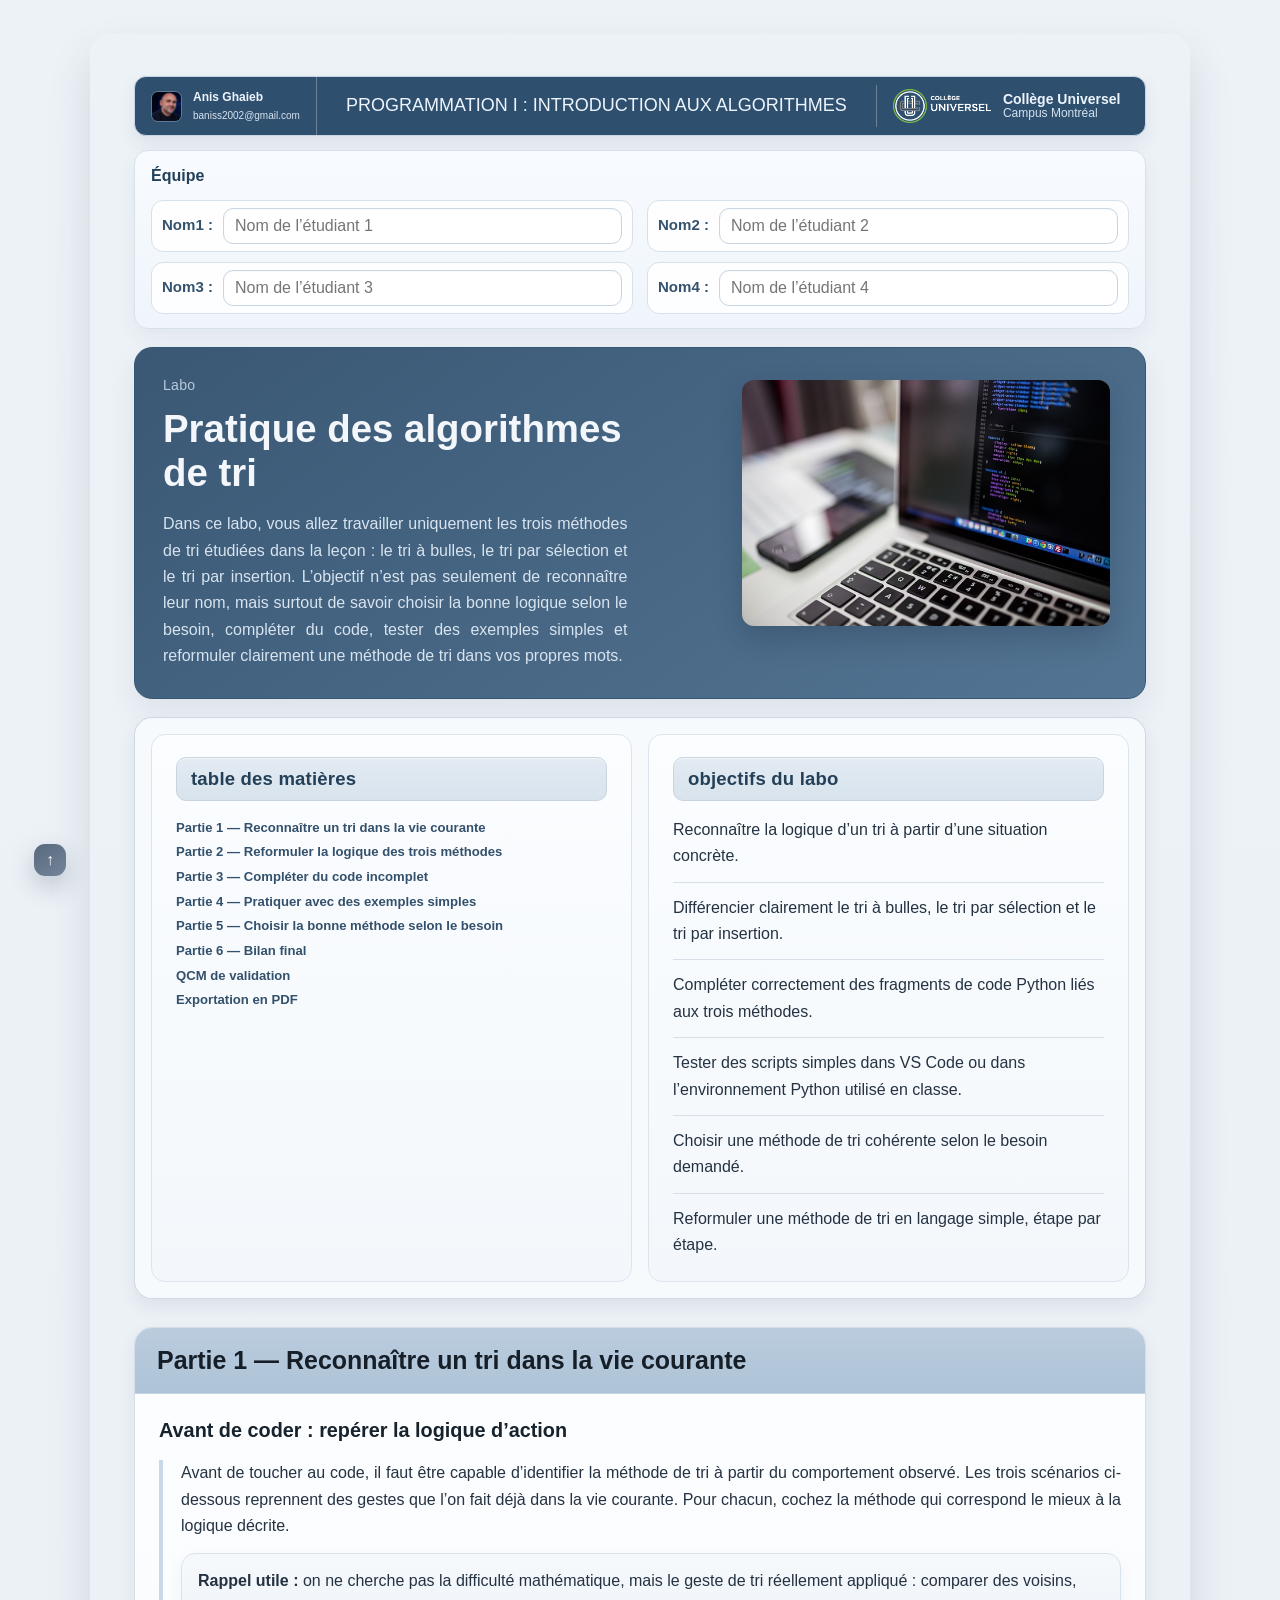
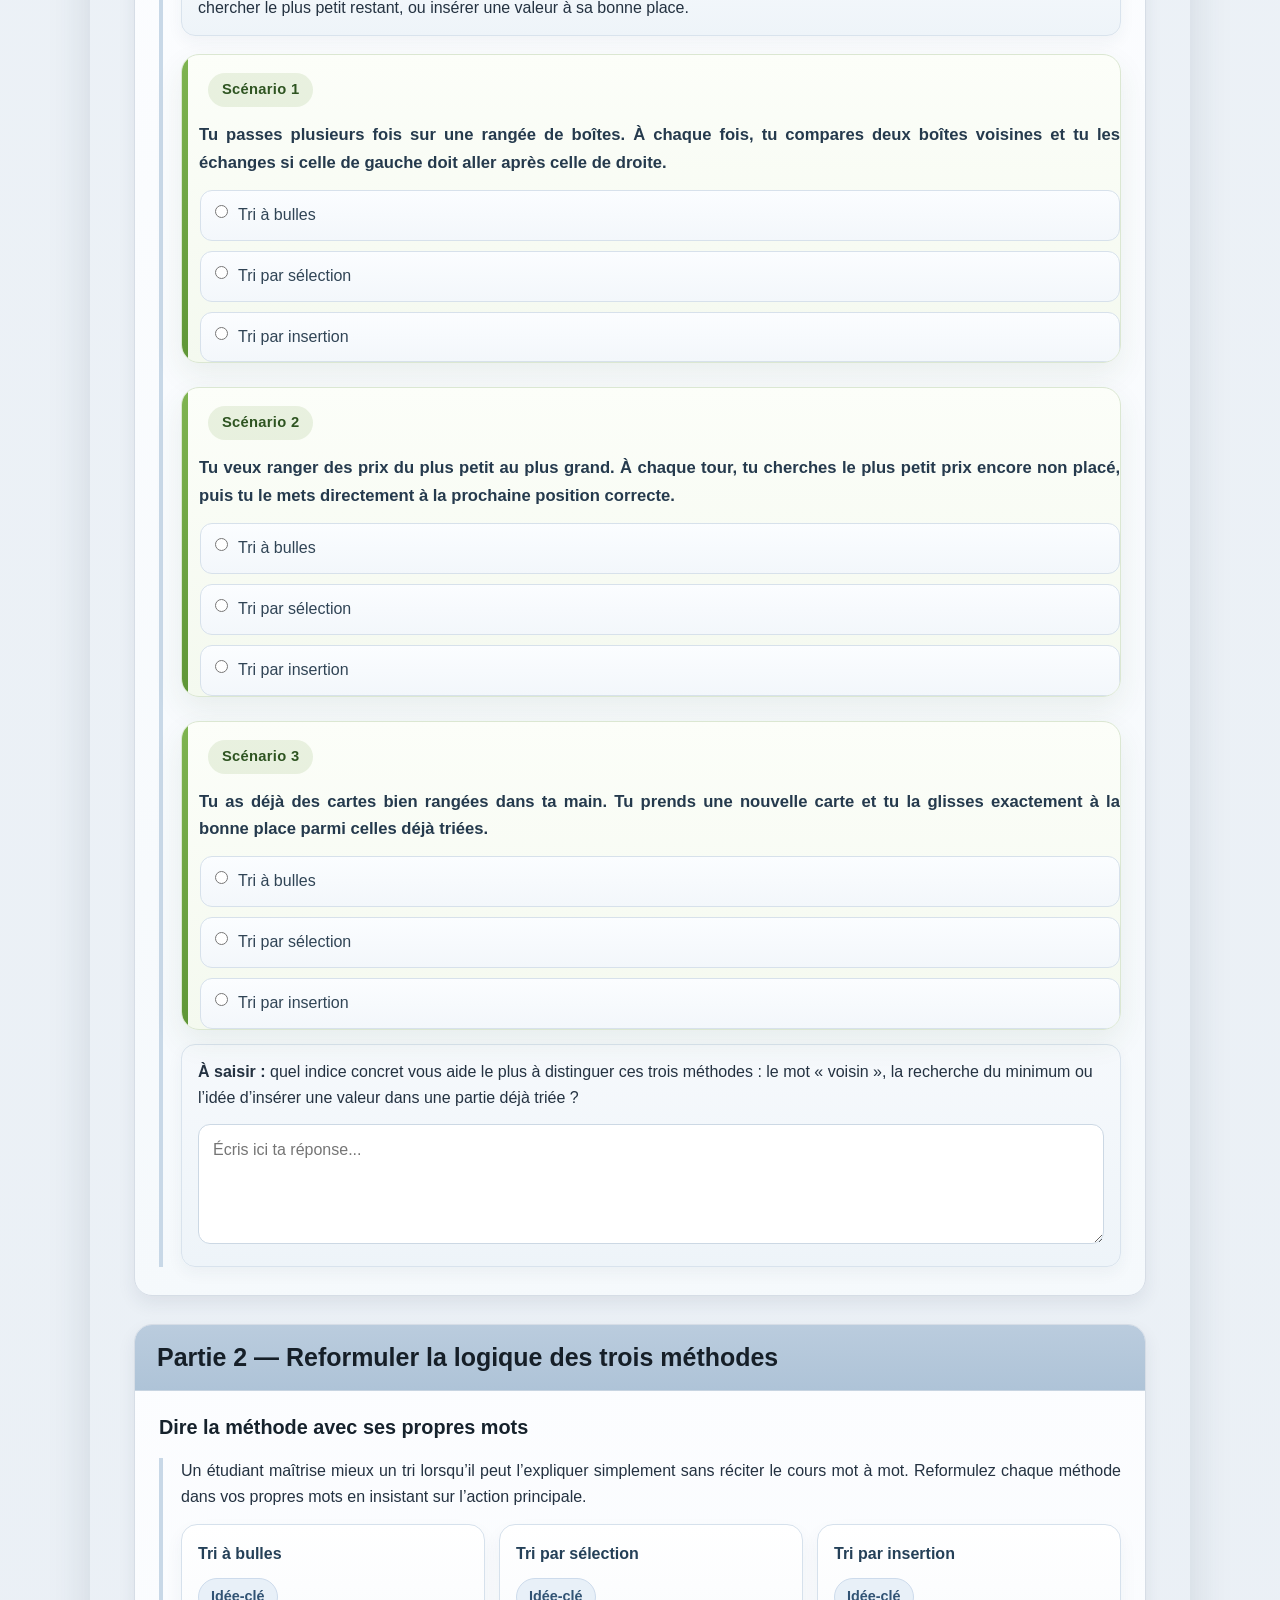
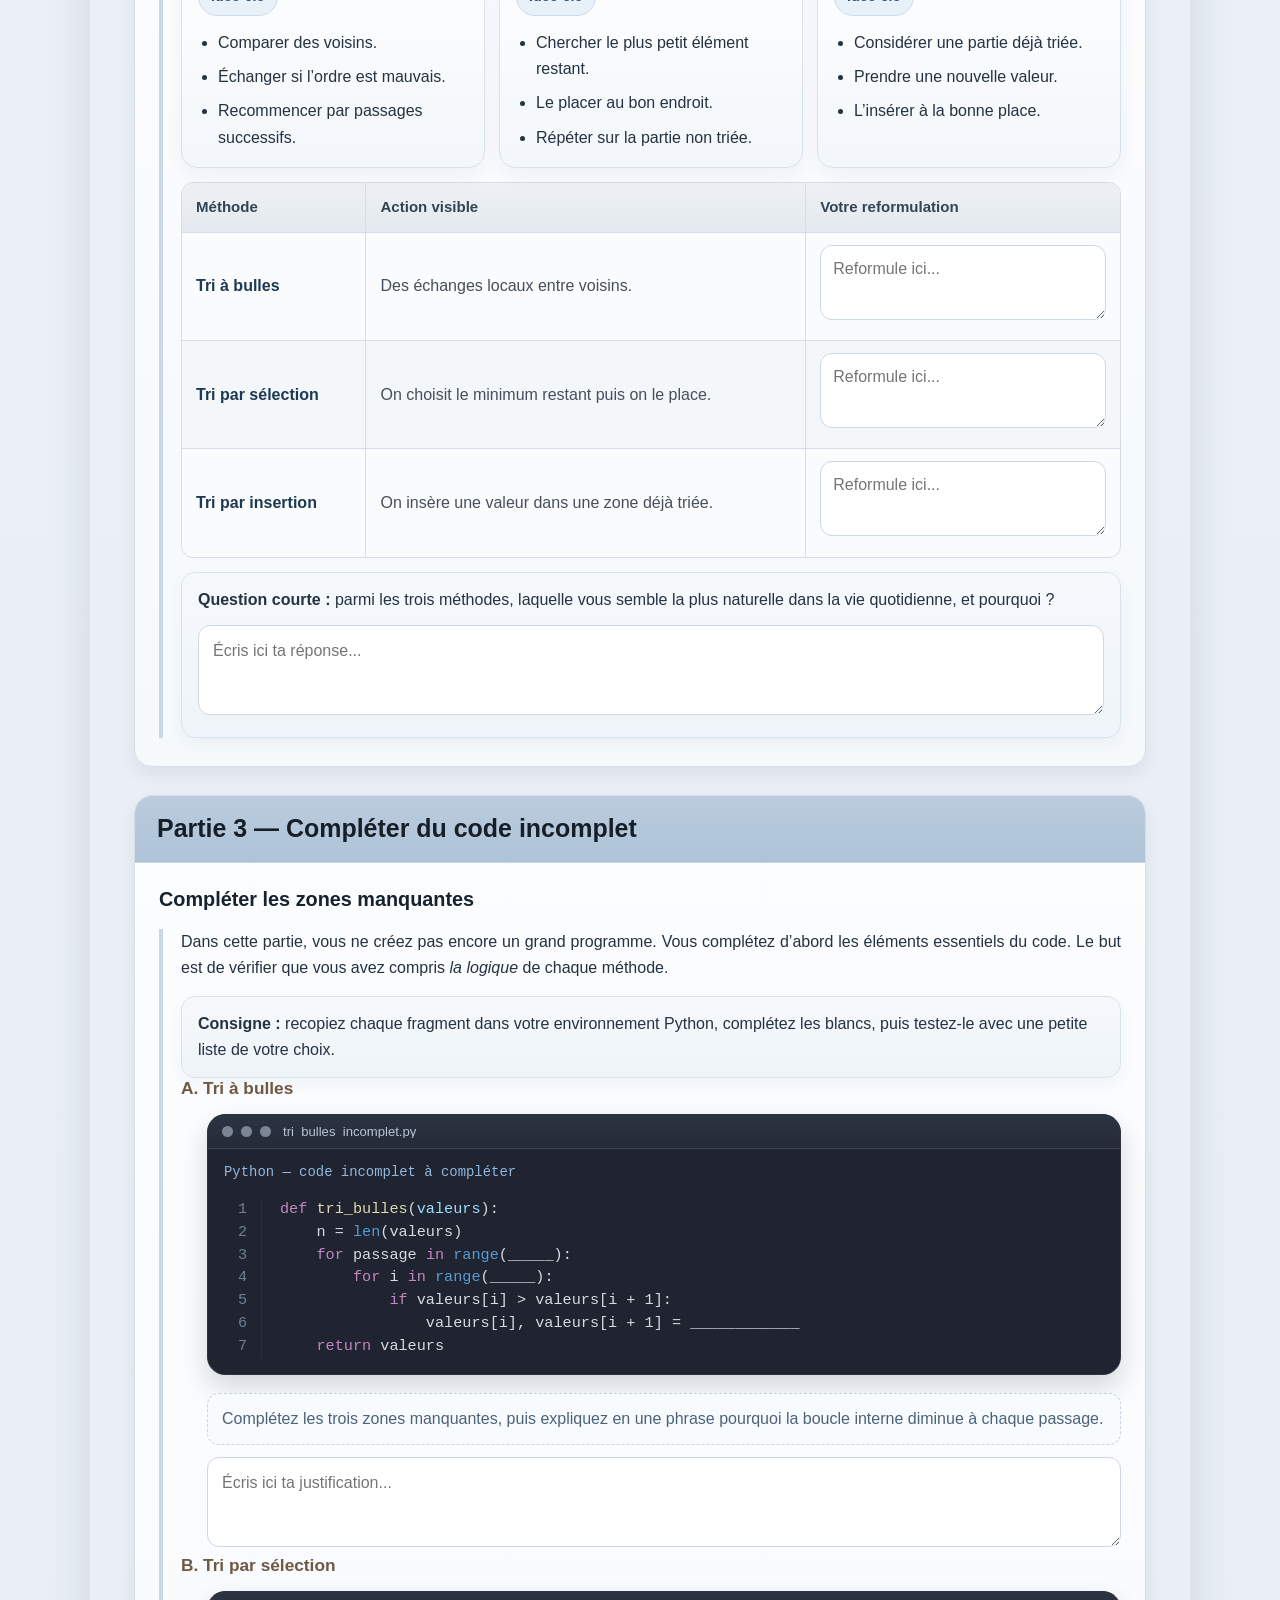
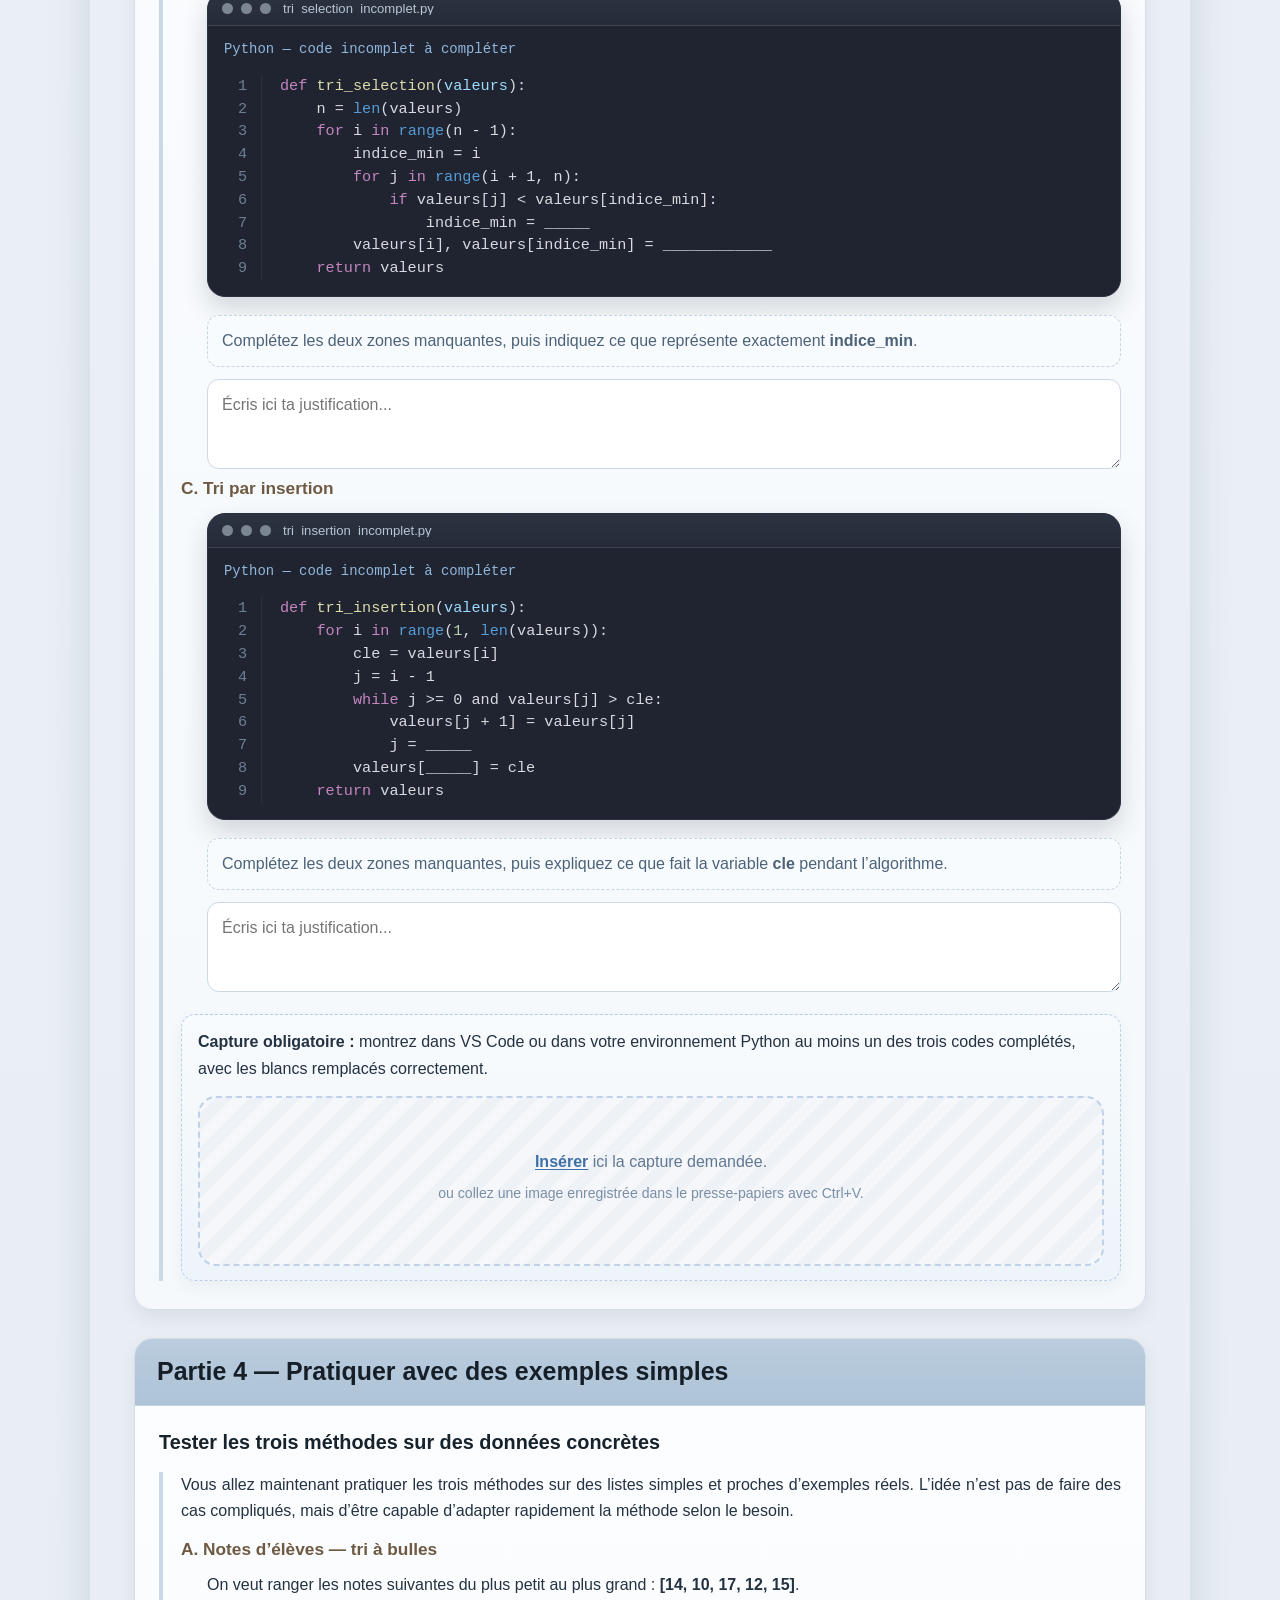
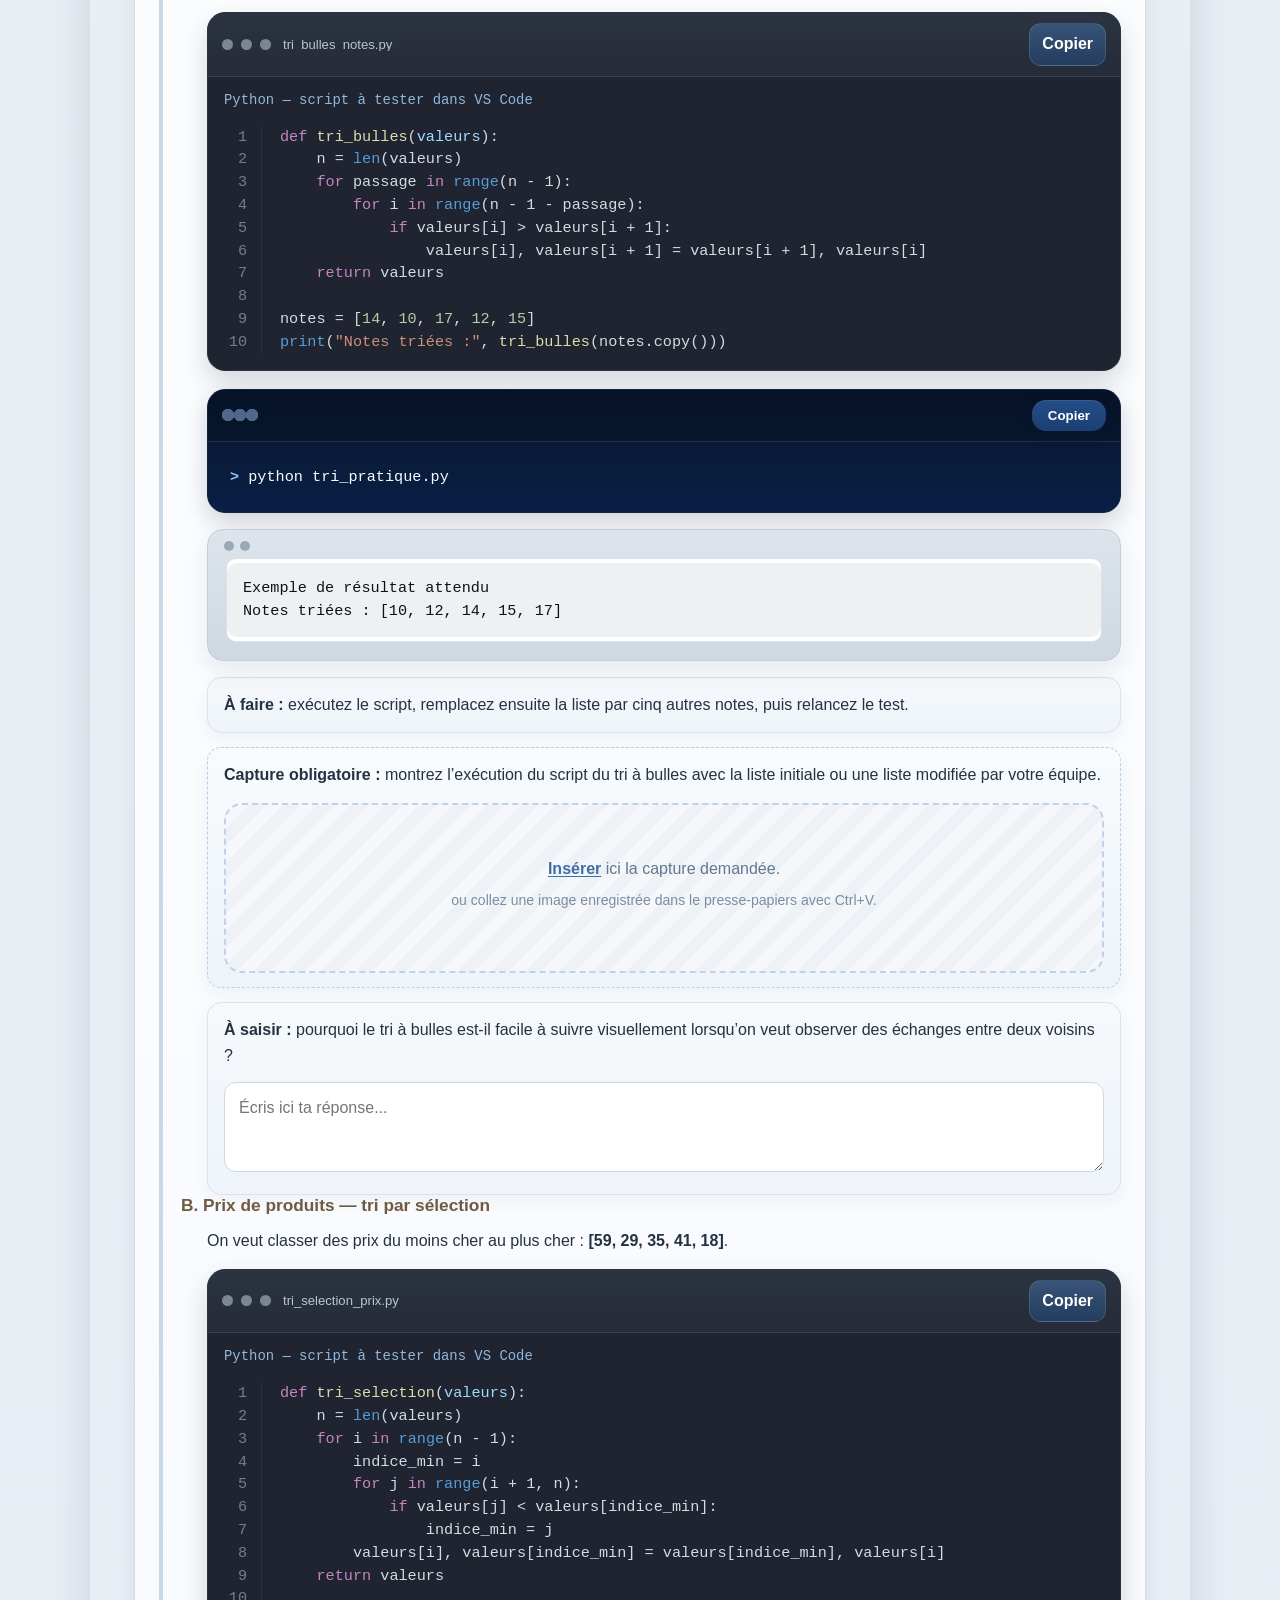
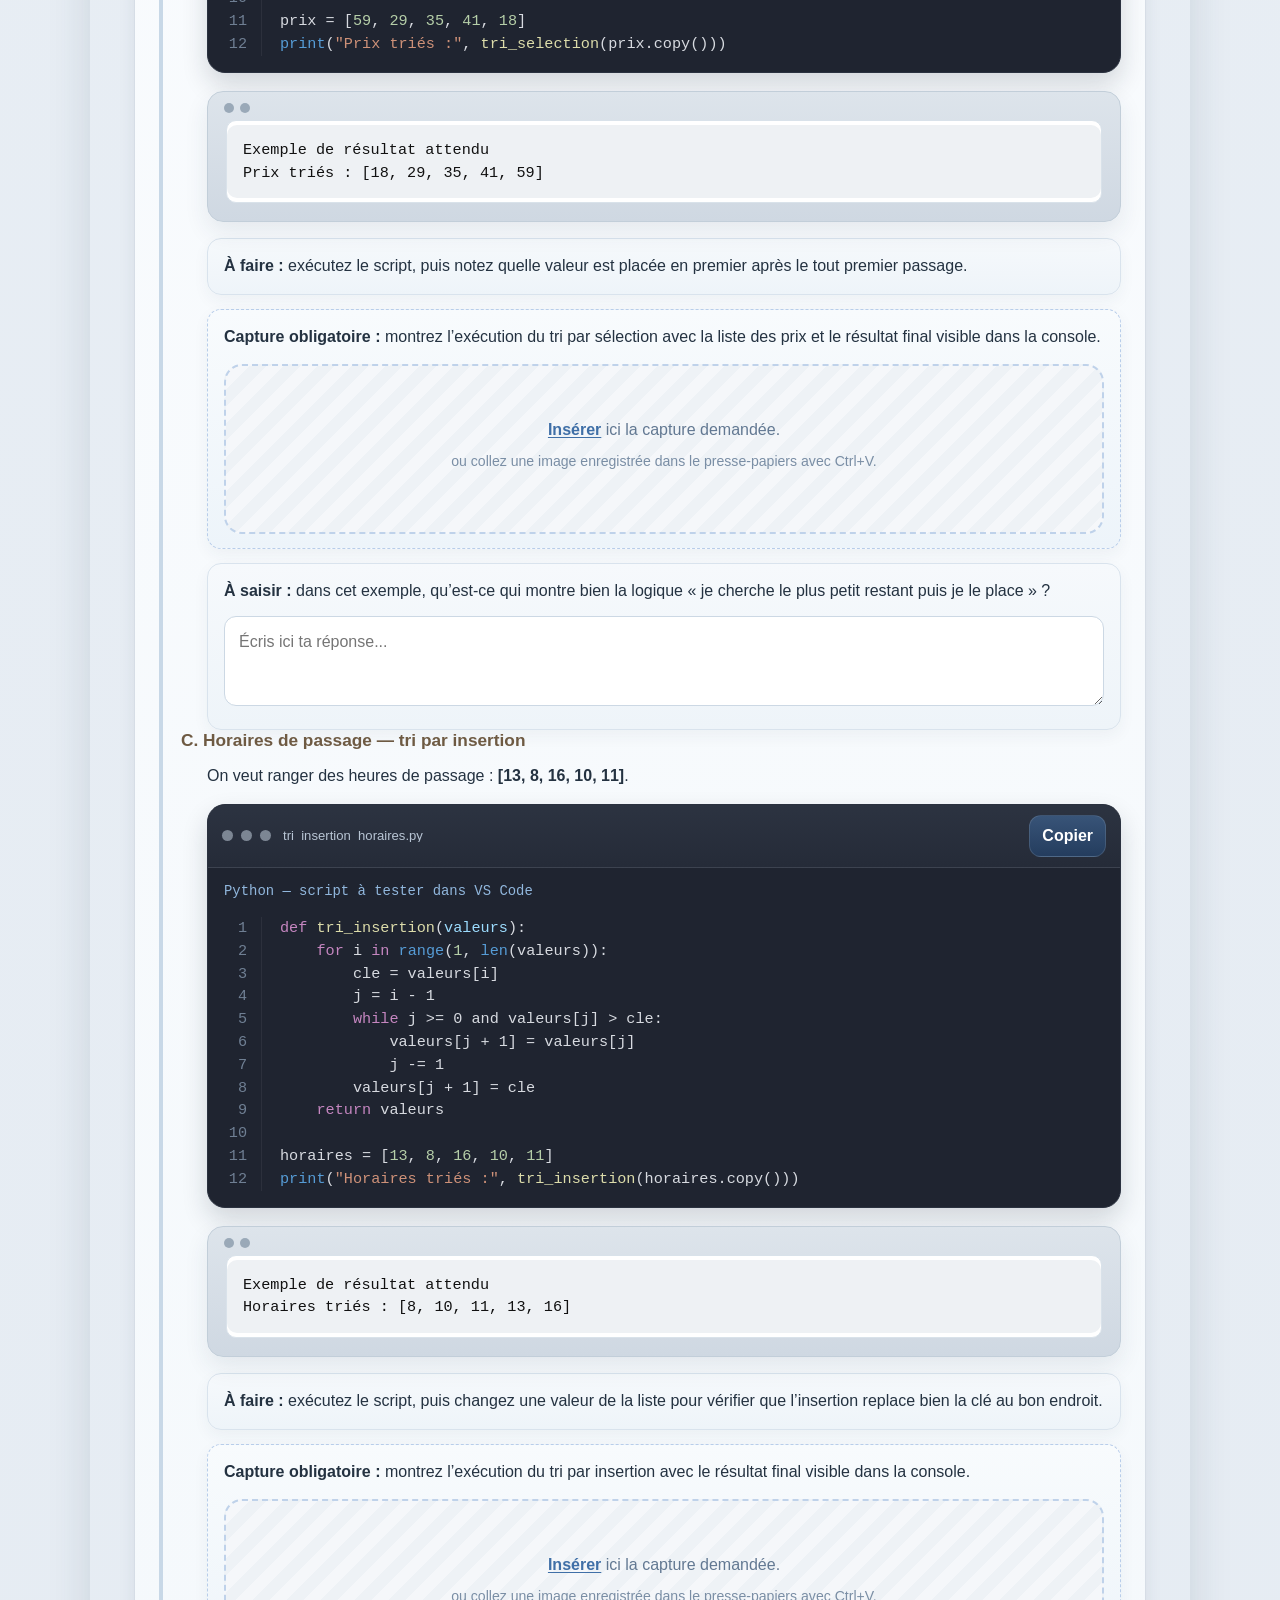
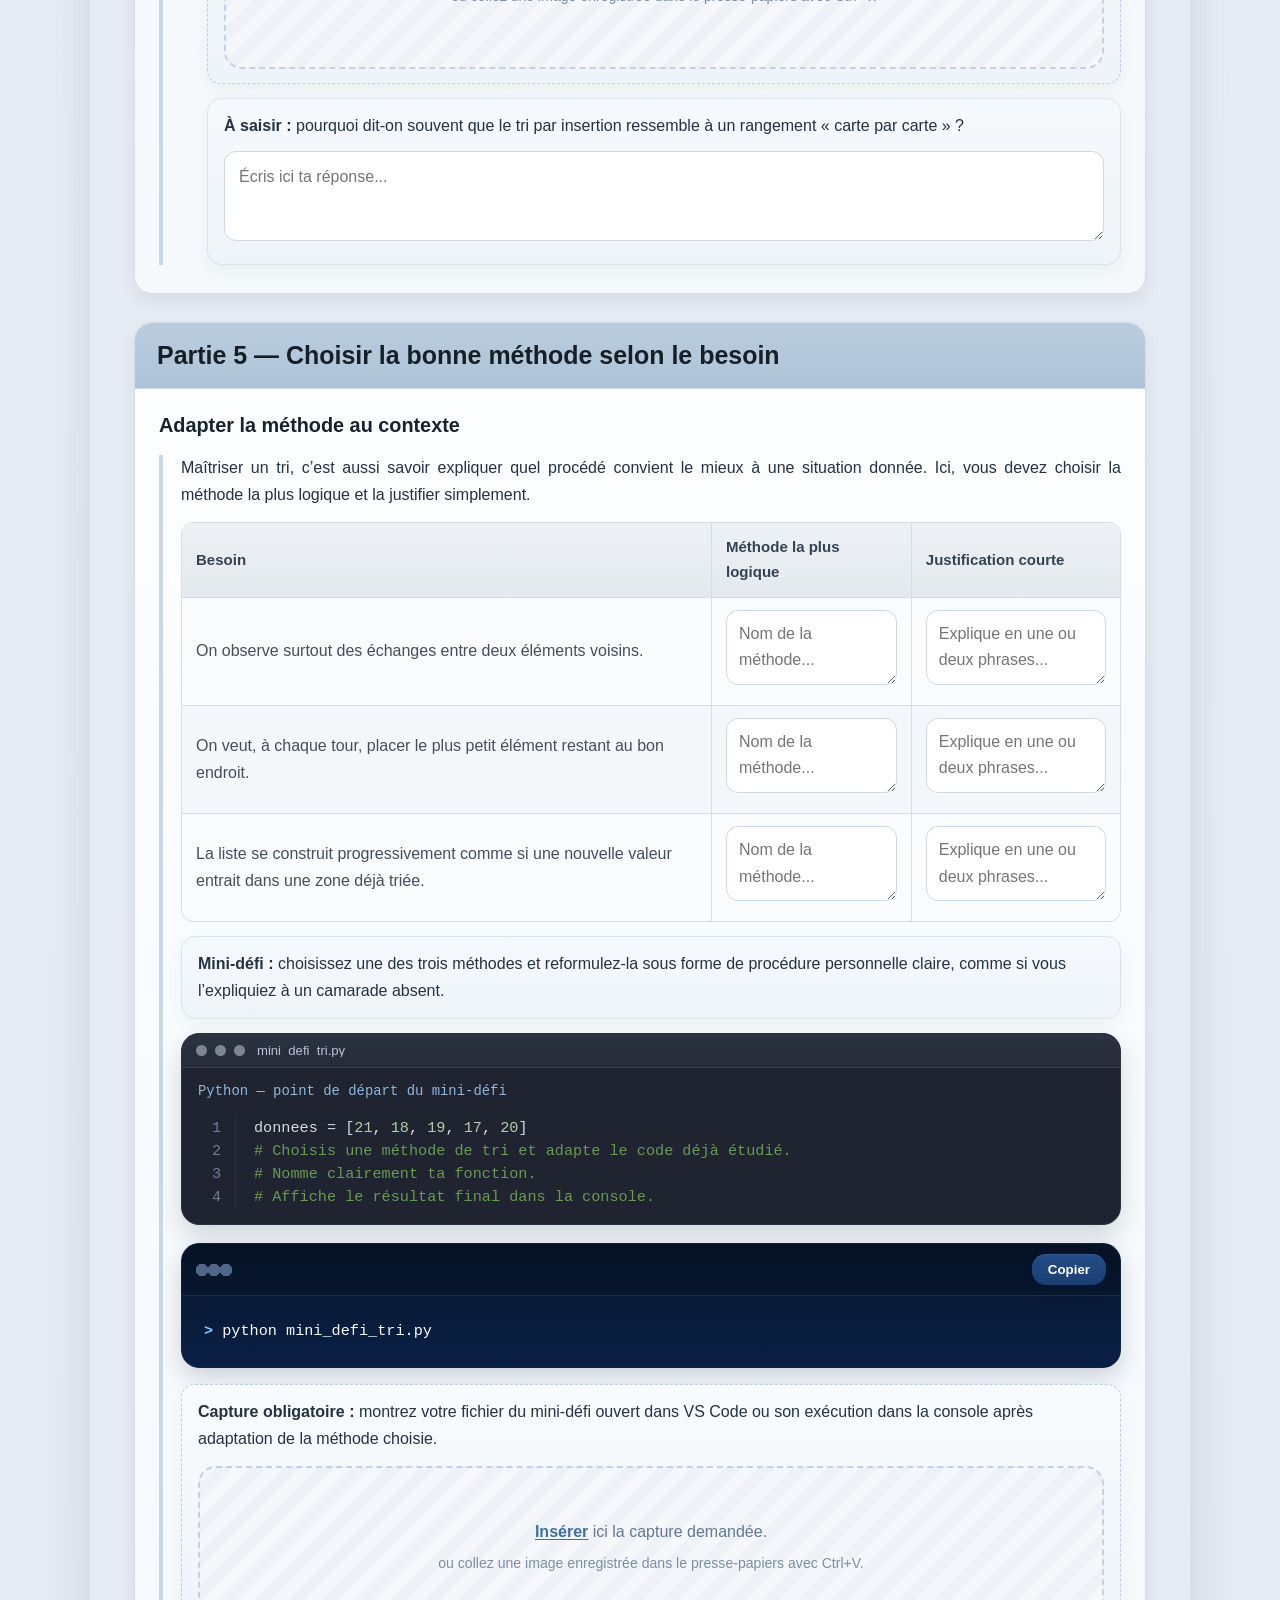
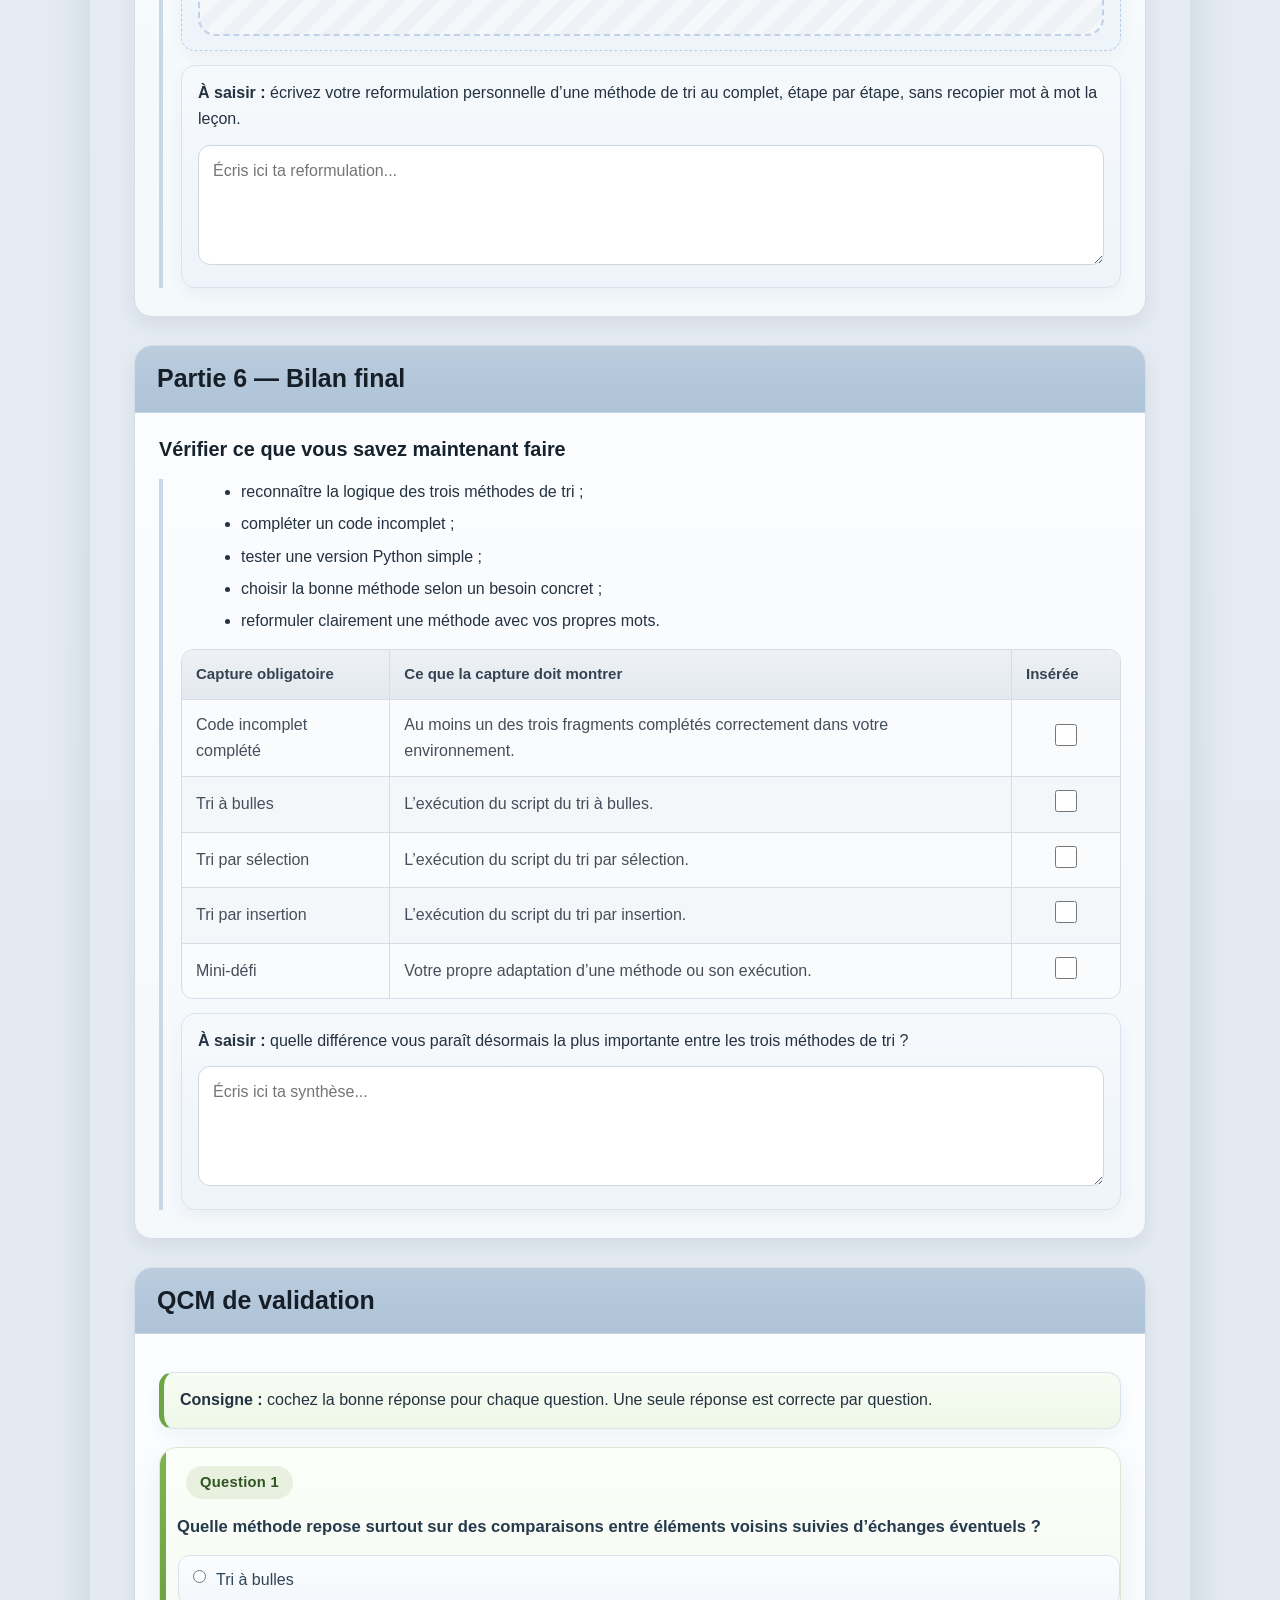
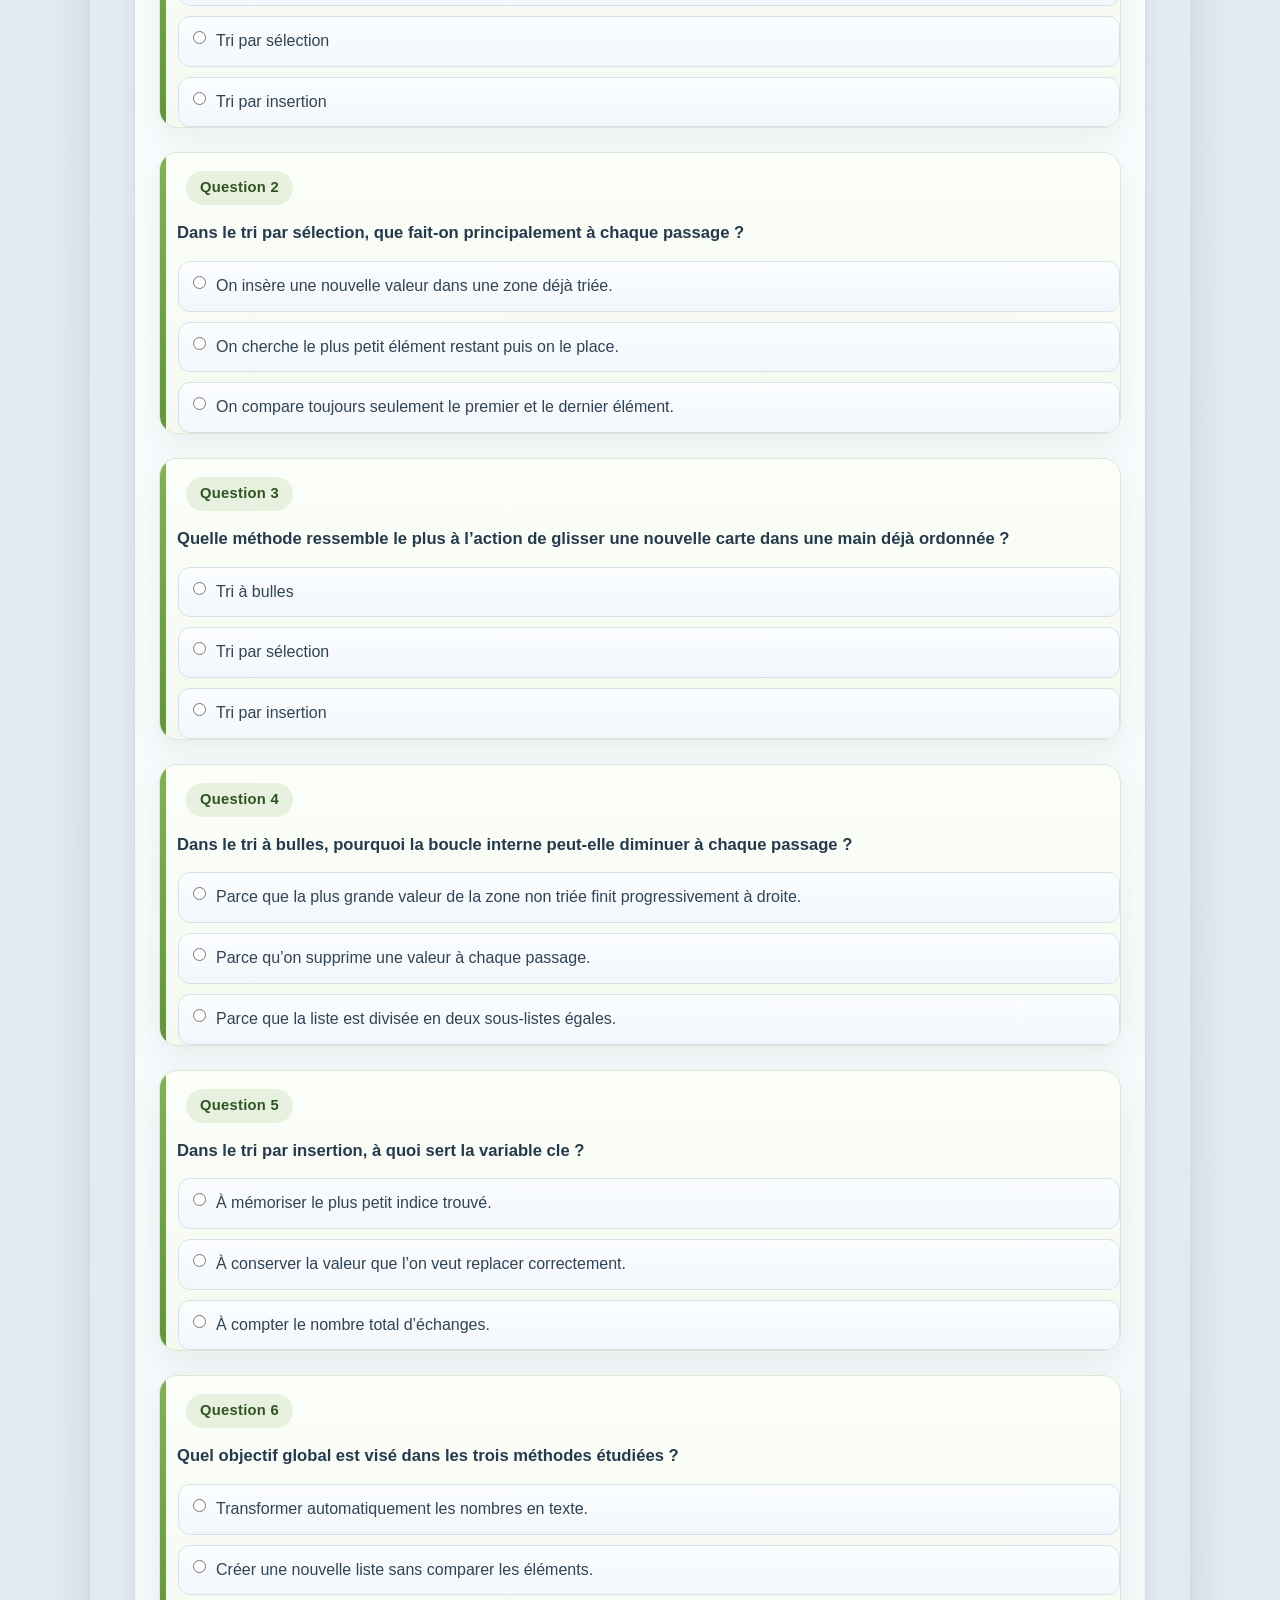
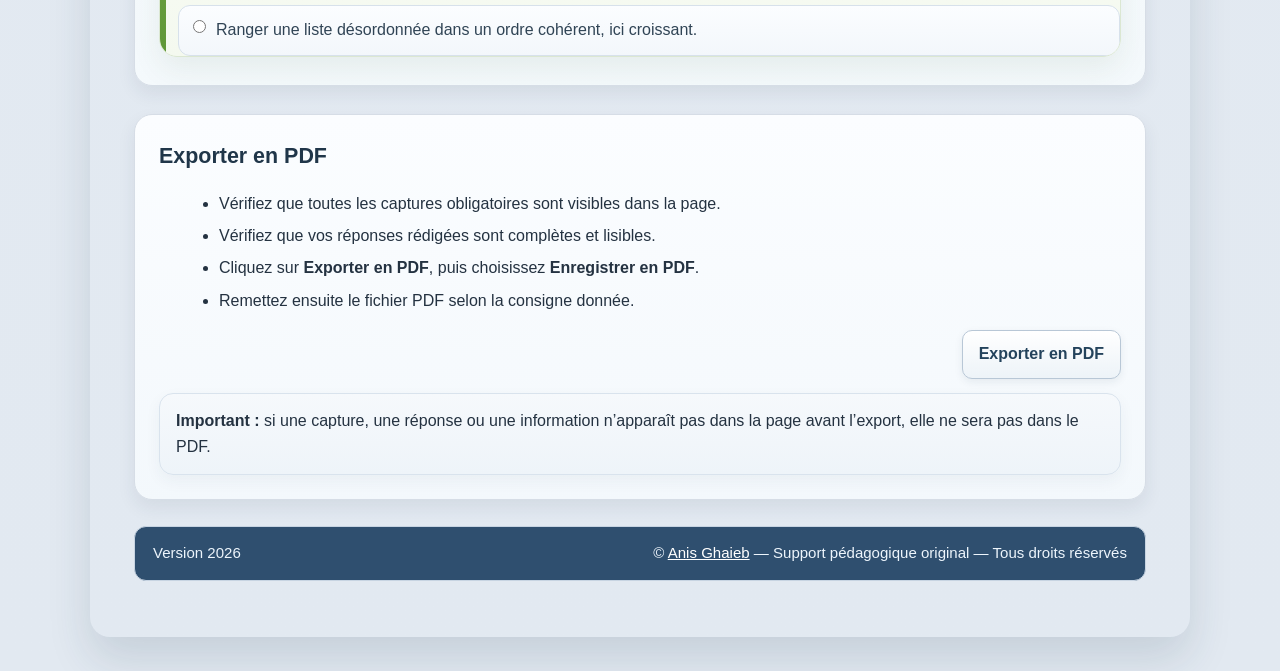
<file: index.html>
<!DOCTYPE html>
<html lang="fr">
<head>
<meta charset="utf-8"/>
<meta name="viewport" content="width=device-width, initial-scale=1.0"/>
<title>Labo — pratique des algorithmes de tri</title>
<link href="style.css" rel="stylesheet"/>
<link href="style_print.css" media="print" rel="stylesheet"/>
<link href="unified_style.css" rel="stylesheet"/>
<script defer src="script.js"></script>
<script defer src="unified_script.js"></script>
</head>
<body id="top">
<a aria-label="Retour en haut" class="back-to-top" href="#top">↑</a>
<main class="document">
<header class="document-header">
<section aria-label="En-tête du cours" class="course-banner">
<div class="banner-left">
<div class="banner-photo-wrap">
<img alt="Anis Ghaieb" class="banner-photo" src="img/anis.png"/>
</div>
<div class="banner-left-info">
<p class="banner-name">Anis Ghaieb</p>
<p class="banner-email">baniss2002@gmail.com</p>
</div>
</div>
<div class="banner-center">
<p class="banner-course">
<span class="banner-course-line">PROGRAMMATION I : INTRODUCTION AUX ALGORITHMES</span>

</p>
</div>
<div class="banner-right">
<img alt="Collège Universel" class="banner-logo" src="img/college.png"/>
<p class="banner-college">
<span class="banner-college-main">Collège Universel</span>
<span class="banner-college-sub">Campus Montréal</span>
</p>
</div>
</section>
<section aria-label="Équipe" class="team-panel">
<div class="team-panel-head"><h2 class="team-panel-title">Équipe</h2></div>
<div class="team-grid">
<label class="team-field" for="teamMember1"><span class="team-label">Nom1 :</span><input autocomplete="off" class="team-member-input" id="teamMember1" placeholder="Nom de l’étudiant 1" type="text"/></label>
<label class="team-field" for="teamMember2"><span class="team-label">Nom2 :</span><input autocomplete="off" class="team-member-input" id="teamMember2" placeholder="Nom de l’étudiant 2" type="text"/></label>
<label class="team-field" for="teamMember3"><span class="team-label">Nom3 :</span><input autocomplete="off" class="team-member-input" id="teamMember3" placeholder="Nom de l’étudiant 3" type="text"/></label>
<label class="team-field" for="teamMember4"><span class="team-label">Nom4 :</span><input autocomplete="off" class="team-member-input" id="teamMember4" placeholder="Nom de l’étudiant 4" type="text"/></label>
</div>
</section>
<div aria-hidden="true" class="team-print-card" id="teamPrint"></div>
<div class="document-hero">
<figure class="content-figure hero-figure">
<img alt="Illustration du chapitre" class="content-image hero-image" src="img/chap.png"/>
</figure>
<p class="document-kicker">Labo</p>
<h1 class="document-title">Pratique des algorithmes de tri</h1>
<p class="document-intro">Dans ce labo, vous allez travailler uniquement les trois méthodes de tri étudiées dans la leçon : le tri à bulles, le tri par sélection et le tri par insertion. L’objectif n’est pas seulement de reconnaître leur nom, mais surtout de savoir choisir la bonne logique selon le besoin, compléter du code, tester des exemples simples et reformuler clairement une méthode de tri dans vos propres mots.</p>
</div>
<section aria-label="Vue d’ensemble du labo" class="document-overview">
<div class="overview-panel">
<h2 class="overview-title">table des matières</h2>
<nav aria-label="Table des matières du labo" class="toc-nav">
<ul class="toc-list">
<li class="toc-item toc-level-1"><a class="toc-link" href="#partie-1">Partie 1 — Reconnaître un tri dans la vie courante</a></li>
<li class="toc-item toc-level-1"><a class="toc-link" href="#partie-2">Partie 2 — Reformuler la logique des trois méthodes</a></li>
<li class="toc-item toc-level-1"><a class="toc-link" href="#partie-3">Partie 3 — Compléter du code incomplet</a></li>
<li class="toc-item toc-level-1"><a class="toc-link" href="#partie-4">Partie 4 — Pratiquer avec des exemples simples</a></li>
<li class="toc-item toc-level-1"><a class="toc-link" href="#partie-5">Partie 5 — Choisir la bonne méthode selon le besoin</a></li>
<li class="toc-item toc-level-1"><a class="toc-link" href="#partie-6">Partie 6 — Bilan final</a></li>
<li class="toc-item toc-level-1"><a class="toc-link" href="#partie-qcm">QCM de validation</a></li>
<li class="toc-item toc-level-1 toc-item-export"><a class="toc-link" href="#export">Exportation en PDF</a></li>
</ul>
</nav>
</div>
<div class="overview-panel">
<h2 class="overview-title">objectifs du labo</h2>
<ul class="goal-list">
<li>Reconnaître la logique d’un tri à partir d’une situation concrète.</li>
<li>Différencier clairement le tri à bulles, le tri par sélection et le tri par insertion.</li>
<li>Compléter correctement des fragments de code Python liés aux trois méthodes.</li>
<li>Tester des scripts simples dans VS Code ou dans l’environnement Python utilisé en classe.</li>
<li>Choisir une méthode de tri cohérente selon le besoin demandé.</li>
<li>Reformuler une méthode de tri en langage simple, étape par étape.</li>
</ul>
</div>
</section>
</header>

<section class="part" id="partie-1">
<div class="part-header"><h2 class="part-title">Partie 1 — Reconnaître un tri dans la vie courante</h2></div>
<div class="part-body">
<section class="section-block line-section">
<h3 class="section-title">Avant de coder : repérer la logique d’action</h3>
<div class="section-body">
<p>Avant de toucher au code, il faut être capable d’identifier la méthode de tri à partir du comportement observé. Les trois scénarios ci-dessous reprennent des gestes que l’on fait déjà dans la vie courante. Pour chacun, cochez la méthode qui correspond le mieux à la logique décrite.</p>
<div class="callout spaced-block lesson-callout"><strong>Rappel utile :</strong> on ne cherche pas la difficulté mathématique, mais le geste de tri réellement appliqué : comparer des voisins, chercher le plus petit restant, ou insérer une valeur à sa bonne place.</div>

<section class="section-block qcm-block">
<h3 class="section-title"><span class="qcm-badge">Scénario 1</span></h3>
<div class="section-body">
<p class="qcm-question">Tu passes plusieurs fois sur une rangée de boîtes. À chaque fois, tu compares deux boîtes voisines et tu les échanges si celle de gauche doit aller après celle de droite.</p>
<div class="qcm-options">
<label class="qcm-option"><input name="scenario_q1" type="radio" value="A"/><span class="qcm-option-text">Tri à bulles</span></label>
<label class="qcm-option"><input name="scenario_q1" type="radio" value="B"/><span class="qcm-option-text">Tri par sélection</span></label>
<label class="qcm-option"><input name="scenario_q1" type="radio" value="C"/><span class="qcm-option-text">Tri par insertion</span></label>
</div>
</div>
</section>

<section class="section-block qcm-block">
<h3 class="section-title"><span class="qcm-badge">Scénario 2</span></h3>
<div class="section-body">
<p class="qcm-question">Tu veux ranger des prix du plus petit au plus grand. À chaque tour, tu cherches le plus petit prix encore non placé, puis tu le mets directement à la prochaine position correcte.</p>
<div class="qcm-options">
<label class="qcm-option"><input name="scenario_q2" type="radio" value="A"/><span class="qcm-option-text">Tri à bulles</span></label>
<label class="qcm-option"><input name="scenario_q2" type="radio" value="B"/><span class="qcm-option-text">Tri par sélection</span></label>
<label class="qcm-option"><input name="scenario_q2" type="radio" value="C"/><span class="qcm-option-text">Tri par insertion</span></label>
</div>
</div>
</section>

<section class="section-block qcm-block">
<h3 class="section-title"><span class="qcm-badge">Scénario 3</span></h3>
<div class="section-body">
<p class="qcm-question">Tu as déjà des cartes bien rangées dans ta main. Tu prends une nouvelle carte et tu la glisses exactement à la bonne place parmi celles déjà triées.</p>
<div class="qcm-options">
<label class="qcm-option"><input name="scenario_q3" type="radio" value="A"/><span class="qcm-option-text">Tri à bulles</span></label>
<label class="qcm-option"><input name="scenario_q3" type="radio" value="B"/><span class="qcm-option-text">Tri par sélection</span></label>
<label class="qcm-option"><input name="scenario_q3" type="radio" value="C"/><span class="qcm-option-text">Tri par insertion</span></label>
</div>
</div>
</section>

<div class="callout spaced-block">
<strong>À saisir :</strong> quel indice concret vous aide le plus à distinguer ces trois méthodes : le mot « voisin », la recherche du minimum ou l’idée d’insérer une valeur dans une partie déjà triée ?
<div class="answer-area">
<textarea class="team-input answerbox-large" id="p1-answer" placeholder="Écris ici ta réponse..."></textarea>
</div>
</div>
</div>
</section>
</div>
</section>

<section class="part" id="partie-2">
<div class="part-header"><h2 class="part-title">Partie 2 — Reformuler la logique des trois méthodes</h2></div>
<div class="part-body">
<section class="section-block line-section">
<h3 class="section-title">Dire la méthode avec ses propres mots</h3>
<div class="section-body">
<p>Un étudiant maîtrise mieux un tri lorsqu’il peut l’expliquer simplement sans réciter le cours mot à mot. Reformulez chaque méthode dans vos propres mots en insistant sur l’action principale.</p>
<div class="method-grid">
<article class="method-card">
<h4>Tri à bulles</h4>
<p><span class="method-chip">Idée-clé</span></p>
<ul class="mini-checklist">
<li>Comparer des voisins.</li>
<li>Échanger si l’ordre est mauvais.</li>
<li>Recommencer par passages successifs.</li>
</ul>
</article>
<article class="method-card">
<h4>Tri par sélection</h4>
<p><span class="method-chip">Idée-clé</span></p>
<ul class="mini-checklist">
<li>Chercher le plus petit élément restant.</li>
<li>Le placer au bon endroit.</li>
<li>Répéter sur la partie non triée.</li>
</ul>
</article>
<article class="method-card">
<h4>Tri par insertion</h4>
<p><span class="method-chip">Idée-clé</span></p>
<ul class="mini-checklist">
<li>Considérer une partie déjà triée.</li>
<li>Prendre une nouvelle valeur.</li>
<li>L’insérer à la bonne place.</li>
</ul>
</article>
</div>
<div class="table-wrap spaced-block">
<table class="compare-table">
<thead>
<tr>
<th>Méthode</th>
<th>Action visible</th>
<th>Votre reformulation</th>
</tr>
</thead>
<tbody>
<tr>
<td><strong>Tri à bulles</strong></td>
<td>Des échanges locaux entre voisins.</td>
<td><textarea class="answerbox-small" placeholder="Reformule ici..."></textarea></td>
</tr>
<tr>
<td><strong>Tri par sélection</strong></td>
<td>On choisit le minimum restant puis on le place.</td>
<td><textarea class="answerbox-small" placeholder="Reformule ici..."></textarea></td>
</tr>
<tr>
<td><strong>Tri par insertion</strong></td>
<td>On insère une valeur dans une zone déjà triée.</td>
<td><textarea class="answerbox-small" placeholder="Reformule ici..."></textarea></td>
</tr>
</tbody>
</table>
</div>
<div class="callout spaced-block">
<strong>Question courte :</strong> parmi les trois méthodes, laquelle vous semble la plus naturelle dans la vie quotidienne, et pourquoi ?
<div class="answer-area">
<textarea class="team-input answerbox-medium" id="p2-answer" placeholder="Écris ici ta réponse..."></textarea>
</div>
</div>
</div>
</section>
</div>
</section>

<section class="part" id="partie-3">
<div class="part-header"><h2 class="part-title">Partie 3 — Compléter du code incomplet</h2></div>
<div class="part-body">
<section class="section-block line-section">
<h3 class="section-title">Compléter les zones manquantes</h3>
<div class="section-body">
<p>Dans cette partie, vous ne créez pas encore un grand programme. Vous complétez d’abord les éléments essentiels du code. Le but est de vérifier que vous avez compris <em>la logique</em> de chaque méthode.</p>
<div class="callout spaced-block warning-callout"><strong>Consigne :</strong> recopiez chaque fragment dans votre environnement Python, complétez les blancs, puis testez-le avec une petite liste de votre choix.</div>

<h4 class="subsection-title">A. Tri à bulles</h4>
<div class="subsection-body">
<section class="snippet-embed"><section class="code-window theme-python"><div class="window-header"><div class="window-controls"><span></span><span></span><span></span></div><div class="window-title">tri_bulles_incomplet.py</div></div><div class="code-body"><div class="terminal-intro">Python — code incomplet à compléter</div><div class="code-content"><div class="line"><span class="line-no">1</span><span class="line-text"><span class="keyword">def</span> <span class="function">tri_bulles</span>(<span class="param">valeurs</span>):</span></div><div class="line"><span class="line-no">2</span><span class="line-text">    <span class="default">n = </span><span class="builtin">len</span>(<span class="default">valeurs</span>)</span></div><div class="line"><span class="line-no">3</span><span class="line-text">    <span class="keyword">for</span> <span class="default">passage</span> <span class="keyword">in</span> <span class="builtin">range</span>(<span class="default">_____</span>):</span></div><div class="line"><span class="line-no">4</span><span class="line-text">        <span class="keyword">for</span> <span class="default">i</span> <span class="keyword">in</span> <span class="builtin">range</span>(<span class="default">_____</span>):</span></div><div class="line"><span class="line-no">5</span><span class="line-text">            <span class="keyword">if</span> <span class="default">valeurs[i] &gt; valeurs[i + 1]</span>:</span></div><div class="line"><span class="line-no">6</span><span class="line-text">                <span class="default">valeurs[i], valeurs[i + 1] = ____________</span></span></div><div class="line"><span class="line-no">7</span><span class="line-text">    <span class="keyword">return</span> <span class="default">valeurs</span></span></div></div></div></section></section>
<div class="blank-note">Complétez les trois zones manquantes, puis expliquez en une phrase pourquoi la boucle interne diminue à chaque passage.</div>
<div class="answer-area"><textarea class="answerbox-medium" id="p3-bulles-answer" placeholder="Écris ici ta justification..."></textarea></div>
</div>

<h4 class="subsection-title">B. Tri par sélection</h4>
<div class="subsection-body">
<section class="snippet-embed"><section class="code-window theme-python"><div class="window-header"><div class="window-controls"><span></span><span></span><span></span></div><div class="window-title">tri_selection_incomplet.py</div></div><div class="code-body"><div class="terminal-intro">Python — code incomplet à compléter</div><div class="code-content"><div class="line"><span class="line-no">1</span><span class="line-text"><span class="keyword">def</span> <span class="function">tri_selection</span>(<span class="param">valeurs</span>):</span></div><div class="line"><span class="line-no">2</span><span class="line-text">    <span class="default">n = </span><span class="builtin">len</span>(<span class="default">valeurs</span>)</span></div><div class="line"><span class="line-no">3</span><span class="line-text">    <span class="keyword">for</span> <span class="default">i</span> <span class="keyword">in</span> <span class="builtin">range</span>(<span class="default">n - 1</span>):</span></div><div class="line"><span class="line-no">4</span><span class="line-text">        <span class="default">indice_min = i</span></span></div><div class="line"><span class="line-no">5</span><span class="line-text">        <span class="keyword">for</span> <span class="default">j</span> <span class="keyword">in</span> <span class="builtin">range</span>(<span class="default">i + 1, n</span>):</span></div><div class="line"><span class="line-no">6</span><span class="line-text">            <span class="keyword">if</span> <span class="default">valeurs[j] &lt; valeurs[indice_min]</span>:</span></div><div class="line"><span class="line-no">7</span><span class="line-text">                <span class="default">indice_min = _____</span></span></div><div class="line"><span class="line-no">8</span><span class="line-text">        <span class="default">valeurs[i], valeurs[indice_min] = ____________</span></span></div><div class="line"><span class="line-no">9</span><span class="line-text">    <span class="keyword">return</span> <span class="default">valeurs</span></span></div></div></div></section></section>
<div class="blank-note">Complétez les deux zones manquantes, puis indiquez ce que représente exactement <strong>indice_min</strong>.</div>
<div class="answer-area"><textarea class="answerbox-medium" id="p3-selection-answer" placeholder="Écris ici ta justification..."></textarea></div>
</div>

<h4 class="subsection-title">C. Tri par insertion</h4>
<div class="subsection-body">
<section class="snippet-embed"><section class="code-window theme-python"><div class="window-header"><div class="window-controls"><span></span><span></span><span></span></div><div class="window-title">tri_insertion_incomplet.py</div></div><div class="code-body"><div class="terminal-intro">Python — code incomplet à compléter</div><div class="code-content"><div class="line"><span class="line-no">1</span><span class="line-text"><span class="keyword">def</span> <span class="function">tri_insertion</span>(<span class="param">valeurs</span>):</span></div><div class="line"><span class="line-no">2</span><span class="line-text">    <span class="keyword">for</span> <span class="default">i</span> <span class="keyword">in</span> <span class="builtin">range</span>(<span class="number">1</span>, <span class="builtin">len</span>(<span class="default">valeurs</span>)):</span></div><div class="line"><span class="line-no">3</span><span class="line-text">        <span class="default">cle = valeurs[i]</span></span></div><div class="line"><span class="line-no">4</span><span class="line-text">        <span class="default">j = i - 1</span></span></div><div class="line"><span class="line-no">5</span><span class="line-text">        <span class="keyword">while</span> <span class="default">j &gt;= 0 and valeurs[j] &gt; cle</span>:</span></div><div class="line"><span class="line-no">6</span><span class="line-text">            <span class="default">valeurs[j + 1] = valeurs[j]</span></span></div><div class="line"><span class="line-no">7</span><span class="line-text">            <span class="default">j = _____</span></span></div><div class="line"><span class="line-no">8</span><span class="line-text">        <span class="default">valeurs[_____] = cle</span></span></div><div class="line"><span class="line-no">9</span><span class="line-text">    <span class="keyword">return</span> <span class="default">valeurs</span></span></div></div></div></section></section>
<div class="blank-note">Complétez les deux zones manquantes, puis expliquez ce que fait la variable <strong>cle</strong> pendant l’algorithme.</div>
<div class="answer-area"><textarea class="answerbox-medium" id="p3-insertion-answer" placeholder="Écris ici ta justification..."></textarea></div>
</div>

<div class="proof callout spaced-block" data-proof-id="p3-proof">
<div class="proof-head">
<div><strong>Capture obligatoire :</strong> montrez dans VS Code ou dans votre environnement Python au moins un des trois codes complétés, avec les blancs remplacés correctement.</div>
</div>
<div class="proof-body" tabindex="0" title="Cliquez ici puis collez une image depuis le presse-papiers avec Ctrl+V">
<div class="proofEmpty">
<button class="btnCapture proofInsertLink" type="button">Insérer</button>
      ici la capture demandée.
      <div class="proofPasteHint">ou collez une image enregistrée dans le presse-papiers avec Ctrl+V.</div>
</div>
<img alt="Capture de l’étudiant" class="proofImg"/>
<input accept="image/*" class="proofFile" hidden="" type="file"/>
<div class="proofBodyActions"><button class="btnClear proofRemoveLink" type="button">retirer la capture</button></div>
</div>
</div>
</div>
</section>
</div>
</section>

<section class="part" id="partie-4">
<div class="part-header"><h2 class="part-title">Partie 4 — Pratiquer avec des exemples simples</h2></div>
<div class="part-body">
<section class="section-block line-section">
<h3 class="section-title">Tester les trois méthodes sur des données concrètes</h3>
<div class="section-body">
<p>Vous allez maintenant pratiquer les trois méthodes sur des listes simples et proches d’exemples réels. L’idée n’est pas de faire des cas compliqués, mais d’être capable d’adapter rapidement la méthode selon le besoin.</p>

<h4 class="subsection-title">A. Notes d’élèves — tri à bulles</h4>
<div class="subsection-body">
<p>On veut ranger les notes suivantes du plus petit au plus grand : <strong>[14, 10, 17, 12, 15]</strong>.</p>
<section class="snippet-embed"><section class="code-window theme-python"><div class="window-header"><div class="window-controls"><span></span><span></span><span></span></div><div class="window-title">tri_bulles_notes.py</div><button class="copy-btn" data-copy-target="py-bulles" type="button">Copier</button></div><div class="code-body"><div class="terminal-intro">Python — script à tester dans VS Code</div><div class="code-content" id="py-bulles"><div class="line" data-help-title="Définition de la fonction" data-help-role="Cette ligne ouvre la fonction qui regroupe toute la logique du tri à bulles."><span class="line-no">1</span><span class="line-text"><span class="keyword">def</span> <span class="function">tri_bulles</span>(<span class="param">valeurs</span>):</span></div><div class="line" data-copy="    n = len(valeurs)" data-help-title="Taille de la liste" data-help-role="On calcule le nombre de valeurs pour savoir combien de passages seront nécessaires."><span class="line-no">2</span><span class="line-text">    <span class="default">n = </span><span class="builtin">len</span>(<span class="default">valeurs</span>)</span></div><div class="line" data-copy="    for passage in range(n - 1):" data-help-title="Passages successifs" data-help-role="Chaque passage pousse progressivement la plus grande valeur restante vers la droite."><span class="line-no">3</span><span class="line-text">    <span class="keyword">for</span> <span class="default">passage</span> <span class="keyword">in</span> <span class="builtin">range</span>(<span class="default">n - 1</span>):</span></div><div class="line" data-copy="        for i in range(n - 1 - passage):" data-help-title="Comparaison des voisins" data-help-role="On compare les voisins uniquement dans la partie encore non triée de la liste."><span class="line-no">4</span><span class="line-text">        <span class="keyword">for</span> <span class="default">i</span> <span class="keyword">in</span> <span class="builtin">range</span>(<span class="default">n - 1 - passage</span>):</span></div><div class="line" data-copy="            if valeurs[i] &gt; valeurs[i + 1]:" data-help-title="Test de permutation" data-help-role="Si la valeur de gauche est plus grande, on doit permuter les deux cases."><span class="line-no">5</span><span class="line-text">            <span class="keyword">if</span> <span class="default">valeurs[i] &gt; valeurs[i + 1]</span>:</span></div><div class="line" data-copy="                valeurs[i], valeurs[i + 1] = valeurs[i + 1], valeurs[i]" data-help-title="Permutation" data-help-role="Cette ligne échange réellement les deux voisins mal placés."><span class="line-no">6</span><span class="line-text">                <span class="default">valeurs[i], valeurs[i + 1] = valeurs[i + 1], valeurs[i]</span></span></div><div class="line" data-copy="    return valeurs" data-help-title="Résultat final" data-help-role="La fonction renvoie la liste triée dans l’ordre croissant."><span class="line-no">7</span><span class="line-text">    <span class="keyword">return</span> <span class="default">valeurs</span></span></div><div class="line" data-copy=""><span class="line-no">8</span><span class="line-text">&nbsp;</span></div><div class="line" data-copy="notes = [14, 10, 17, 12, 15]" data-help-title="Liste à trier" data-help-role="Vous pouvez modifier cette liste pour refaire le test avec vos propres valeurs."><span class="line-no">9</span><span class="line-text"><span class="default">notes = [</span><span class="number">14</span><span class="default">, </span><span class="number">10</span><span class="default">, </span><span class="number">17</span><span class="default">, </span><span class="number">12</span><span class="default">, </span><span class="number">15</span><span class="default">]</span></span></div><div class="line" data-copy="print(&quot;Notes triées :&quot;, tri_bulles(notes.copy()))" data-help-title="Affichage" data-help-role="Cette ligne affiche le résultat final du tri à bulles dans la console."><span class="line-no">10</span><span class="line-text"><span class="builtin">print</span>(<span class="string">"Notes triées :"</span>, <span class="function">tri_bulles</span>(<span class="default">notes.copy()</span>))</span></div></div></div></section></section>
<div class="codewrap">
<div class="codebar">
<span class="codelabel">Commande à taper</span>
<button class="copybtn" data-copy-target="cmd-run-python" type="button">Copier</button>
</div>
<pre class="shell" id="cmd-run-python"><span class="prompt">&gt; </span>python tri_pratique.py</pre>
</div>
<div class="resultblock">
<div aria-label="Affichage sur écran" class="pcframe screen-m">
<div class="pcinner">
<pre class="shell resultpre">Exemple de résultat attendu
Notes triées : [10, 12, 14, 15, 17]</pre>
</div>
</div>
</div>
<div class="callout spaced-block"><strong>À faire :</strong> exécutez le script, remplacez ensuite la liste par cinq autres notes, puis relancez le test.</div>
<div class="proof callout spaced-block" data-proof-id="p4-proof-bulles">
<div class="proof-head">
<div><strong>Capture obligatoire :</strong> montrez l’exécution du script du tri à bulles avec la liste initiale ou une liste modifiée par votre équipe.</div>
</div>
<div class="proof-body" tabindex="0" title="Cliquez ici puis collez une image depuis le presse-papiers avec Ctrl+V">
<div class="proofEmpty">
<button class="btnCapture proofInsertLink" type="button">Insérer</button>
      ici la capture demandée.
      <div class="proofPasteHint">ou collez une image enregistrée dans le presse-papiers avec Ctrl+V.</div>
</div>
<img alt="Capture de l’étudiant" class="proofImg"/>
<input accept="image/*" class="proofFile" hidden="" type="file"/>
<div class="proofBodyActions"><button class="btnClear proofRemoveLink" type="button">retirer la capture</button></div>
</div>
</div>
<div class="callout spaced-block">
<strong>À saisir :</strong> pourquoi le tri à bulles est-il facile à suivre visuellement lorsqu’on veut observer des échanges entre deux voisins ?
<div class="answer-area"><textarea class="answerbox-medium" id="p4-bulles-answer" placeholder="Écris ici ta réponse..."></textarea></div>
</div>
</div>

<h4 class="subsection-title">B. Prix de produits — tri par sélection</h4>
<div class="subsection-body">
<p>On veut classer des prix du moins cher au plus cher : <strong>[59, 29, 35, 41, 18]</strong>.</p>
<section class="snippet-embed"><section class="code-window theme-python"><div class="window-header"><div class="window-controls"><span></span><span></span><span></span></div><div class="window-title">tri_selection_prix.py</div><button class="copy-btn" data-copy-target="py-selection" type="button">Copier</button></div><div class="code-body"><div class="terminal-intro">Python — script à tester dans VS Code</div><div class="code-content" id="py-selection"><div class="line" data-help-title="Définition de la fonction" data-help-role="Cette ligne ouvre la fonction du tri par sélection."><span class="line-no">1</span><span class="line-text"><span class="keyword">def</span> <span class="function">tri_selection</span>(<span class="param">valeurs</span>):</span></div><div class="line" data-copy="    n = len(valeurs)" data-help-title="Taille de la liste" data-help-role="On calcule la longueur totale de la liste."><span class="line-no">2</span><span class="line-text">    <span class="default">n = </span><span class="builtin">len</span>(<span class="default">valeurs</span>)</span></div><div class="line" data-copy="    for i in range(n - 1):" data-help-title="Position à remplir" data-help-role="À chaque tour, on cherche quelle valeur minimale doit être placée à la position i."><span class="line-no">3</span><span class="line-text">    <span class="keyword">for</span> <span class="default">i</span> <span class="keyword">in</span> <span class="builtin">range</span>(<span class="default">n - 1</span>):</span></div><div class="line" data-copy="        indice_min = i" data-help-title="Minimum provisoire" data-help-role="On suppose d’abord que la case courante contient le minimum."><span class="line-no">4</span><span class="line-text">        <span class="default">indice_min = i</span></span></div><div class="line" data-copy="        for j in range(i + 1, n):" data-help-title="Recherche du minimum" data-help-role="On parcourt le reste de la liste pour trouver une valeur plus petite."><span class="line-no">5</span><span class="line-text">        <span class="keyword">for</span> <span class="default">j</span> <span class="keyword">in</span> <span class="builtin">range</span>(<span class="default">i + 1, n</span>):</span></div><div class="line" data-copy="            if valeurs[j] &lt; valeurs[indice_min]:" data-help-title="Test du plus petit" data-help-role="Si on trouve plus petit, on mémorise son indice."><span class="line-no">6</span><span class="line-text">            <span class="keyword">if</span> <span class="default">valeurs[j] &lt; valeurs[indice_min]</span>:</span></div><div class="line" data-copy="                indice_min = j" data-help-title="Mise à jour" data-help-role="L’indice du minimum change dès qu’une valeur plus petite est trouvée."><span class="line-no">7</span><span class="line-text">                <span class="default">indice_min = j</span></span></div><div class="line" data-copy="        valeurs[i], valeurs[indice_min] = valeurs[indice_min], valeurs[i]" data-help-title="Placement du minimum" data-help-role="À la fin du tour, on place le minimum trouvé au bon endroit."><span class="line-no">8</span><span class="line-text">        <span class="default">valeurs[i], valeurs[indice_min] = valeurs[indice_min], valeurs[i]</span></span></div><div class="line" data-copy="    return valeurs" data-help-title="Résultat final" data-help-role="La fonction renvoie la liste triée."><span class="line-no">9</span><span class="line-text">    <span class="keyword">return</span> <span class="default">valeurs</span></span></div><div class="line" data-copy=""><span class="line-no">10</span><span class="line-text">&nbsp;</span></div><div class="line" data-copy="prix = [59, 29, 35, 41, 18]" data-help-title="Liste à trier" data-help-role="Cette liste représente des prix que l’on veut ranger du plus petit au plus grand."><span class="line-no">11</span><span class="line-text"><span class="default">prix = [</span><span class="number">59</span><span class="default">, </span><span class="number">29</span><span class="default">, </span><span class="number">35</span><span class="default">, </span><span class="number">41</span><span class="default">, </span><span class="number">18</span><span class="default">]</span></span></div><div class="line" data-copy="print(&quot;Prix triés :&quot;, tri_selection(prix.copy()))" data-help-title="Affichage" data-help-role="La console affiche le résultat final du tri par sélection."><span class="line-no">12</span><span class="line-text"><span class="builtin">print</span>(<span class="string">"Prix triés :"</span>, <span class="function">tri_selection</span>(<span class="default">prix.copy()</span>))</span></div></div></div></section></section>
<div class="resultblock">
<div aria-label="Affichage sur écran" class="pcframe screen-m">
<div class="pcinner">
<pre class="shell resultpre">Exemple de résultat attendu
Prix triés : [18, 29, 35, 41, 59]</pre>
</div>
</div>
</div>
<div class="callout spaced-block"><strong>À faire :</strong> exécutez le script, puis notez quelle valeur est placée en premier après le tout premier passage.</div>
<div class="proof callout spaced-block" data-proof-id="p4-proof-selection">
<div class="proof-head">
<div><strong>Capture obligatoire :</strong> montrez l’exécution du tri par sélection avec la liste des prix et le résultat final visible dans la console.</div>
</div>
<div class="proof-body" tabindex="0" title="Cliquez ici puis collez une image depuis le presse-papiers avec Ctrl+V">
<div class="proofEmpty">
<button class="btnCapture proofInsertLink" type="button">Insérer</button>
      ici la capture demandée.
      <div class="proofPasteHint">ou collez une image enregistrée dans le presse-papiers avec Ctrl+V.</div>
</div>
<img alt="Capture de l’étudiant" class="proofImg"/>
<input accept="image/*" class="proofFile" hidden="" type="file"/>
<div class="proofBodyActions"><button class="btnClear proofRemoveLink" type="button">retirer la capture</button></div>
</div>
</div>
<div class="callout spaced-block">
<strong>À saisir :</strong> dans cet exemple, qu’est-ce qui montre bien la logique « je cherche le plus petit restant puis je le place » ?
<div class="answer-area"><textarea class="answerbox-medium" id="p4-selection-answer" placeholder="Écris ici ta réponse..."></textarea></div>
</div>
</div>

<h4 class="subsection-title">C. Horaires de passage — tri par insertion</h4>
<div class="subsection-body">
<p>On veut ranger des heures de passage : <strong>[13, 8, 16, 10, 11]</strong>.</p>
<section class="snippet-embed"><section class="code-window theme-python"><div class="window-header"><div class="window-controls"><span></span><span></span><span></span></div><div class="window-title">tri_insertion_horaires.py</div><button class="copy-btn" data-copy-target="py-insertion" type="button">Copier</button></div><div class="code-body"><div class="terminal-intro">Python — script à tester dans VS Code</div><div class="code-content" id="py-insertion"><div class="line" data-help-title="Définition de la fonction" data-help-role="Cette ligne ouvre la fonction du tri par insertion."><span class="line-no">1</span><span class="line-text"><span class="keyword">def</span> <span class="function">tri_insertion</span>(<span class="param">valeurs</span>):</span></div><div class="line" data-copy="    for i in range(1, len(valeurs)):" data-help-title="Parcours à partir du deuxième élément" data-help-role="On part du deuxième élément car le premier est considéré comme déjà trié."><span class="line-no">2</span><span class="line-text">    <span class="keyword">for</span> <span class="default">i</span> <span class="keyword">in</span> <span class="builtin">range</span>(<span class="number">1</span>, <span class="builtin">len</span>(<span class="default">valeurs</span>)):</span></div><div class="line" data-copy="        cle = valeurs[i]" data-help-title="Valeur à insérer" data-help-role="La clé est la valeur que l’on doit replacer au bon endroit."><span class="line-no">3</span><span class="line-text">        <span class="default">cle = valeurs[i]</span></span></div><div class="line" data-copy="        j = i - 1" data-help-title="Indice de comparaison" data-help-role="On commence la comparaison juste avant la clé."><span class="line-no">4</span><span class="line-text">        <span class="default">j = i - 1</span></span></div><div class="line" data-copy="        while j &gt;= 0 and valeurs[j] &gt; cle:" data-help-title="Décalage vers la droite" data-help-role="Tant que les éléments précédents sont plus grands, on les décale."><span class="line-no">5</span><span class="line-text">        <span class="keyword">while</span> <span class="default">j &gt;= 0 and valeurs[j] &gt; cle</span>:</span></div><div class="line" data-copy="            valeurs[j + 1] = valeurs[j]" data-help-title="Décalage" data-help-role="Cette ligne libère progressivement la bonne place pour la clé."><span class="line-no">6</span><span class="line-text">            <span class="default">valeurs[j + 1] = valeurs[j]</span></span></div><div class="line" data-copy="            j -= 1" data-help-title="Retour vers la gauche" data-help-role="On continue à remonter la partie déjà triée."><span class="line-no">7</span><span class="line-text">            <span class="default">j -= 1</span></span></div><div class="line" data-copy="        valeurs[j + 1] = cle" data-help-title="Insertion finale" data-help-role="Quand la bonne place est trouvée, on insère la clé."><span class="line-no">8</span><span class="line-text">        <span class="default">valeurs[j + 1] = cle</span></span></div><div class="line" data-copy="    return valeurs" data-help-title="Résultat final" data-help-role="La fonction renvoie la liste triée."><span class="line-no">9</span><span class="line-text">    <span class="keyword">return</span> <span class="default">valeurs</span></span></div><div class="line" data-copy=""><span class="line-no">10</span><span class="line-text">&nbsp;</span></div><div class="line" data-copy="horaires = [13, 8, 16, 10, 11]" data-help-title="Liste à trier" data-help-role="Ici, on trie des heures de passage du plus petit au plus grand."><span class="line-no">11</span><span class="line-text"><span class="default">horaires = [</span><span class="number">13</span><span class="default">, </span><span class="number">8</span><span class="default">, </span><span class="number">16</span><span class="default">, </span><span class="number">10</span><span class="default">, </span><span class="number">11</span><span class="default">]</span></span></div><div class="line" data-copy="print(&quot;Horaires triés :&quot;, tri_insertion(horaires.copy()))" data-help-title="Affichage" data-help-role="Cette ligne montre le résultat final du tri par insertion."><span class="line-no">12</span><span class="line-text"><span class="builtin">print</span>(<span class="string">"Horaires triés :"</span>, <span class="function">tri_insertion</span>(<span class="default">horaires.copy()</span>))</span></div></div></div></section></section>
<div class="resultblock">
<div aria-label="Affichage sur écran" class="pcframe screen-m">
<div class="pcinner">
<pre class="shell resultpre">Exemple de résultat attendu
Horaires triés : [8, 10, 11, 13, 16]</pre>
</div>
</div>
</div>
<div class="callout spaced-block"><strong>À faire :</strong> exécutez le script, puis changez une valeur de la liste pour vérifier que l’insertion replace bien la clé au bon endroit.</div>
<div class="proof callout spaced-block" data-proof-id="p4-proof-insertion">
<div class="proof-head">
<div><strong>Capture obligatoire :</strong> montrez l’exécution du tri par insertion avec le résultat final visible dans la console.</div>
</div>
<div class="proof-body" tabindex="0" title="Cliquez ici puis collez une image depuis le presse-papiers avec Ctrl+V">
<div class="proofEmpty">
<button class="btnCapture proofInsertLink" type="button">Insérer</button>
      ici la capture demandée.
      <div class="proofPasteHint">ou collez une image enregistrée dans le presse-papiers avec Ctrl+V.</div>
</div>
<img alt="Capture de l’étudiant" class="proofImg"/>
<input accept="image/*" class="proofFile" hidden="" type="file"/>
<div class="proofBodyActions"><button class="btnClear proofRemoveLink" type="button">retirer la capture</button></div>
</div>
</div>
<div class="callout spaced-block">
<strong>À saisir :</strong> pourquoi dit-on souvent que le tri par insertion ressemble à un rangement « carte par carte » ?
<div class="answer-area"><textarea class="answerbox-medium" id="p4-insertion-answer" placeholder="Écris ici ta réponse..."></textarea></div>
</div>
</div>
</div>
</section>
</div>
</section>

<section class="part" id="partie-5">
<div class="part-header"><h2 class="part-title">Partie 5 — Choisir la bonne méthode selon le besoin</h2></div>
<div class="part-body">
<section class="section-block line-section">
<h3 class="section-title">Adapter la méthode au contexte</h3>
<div class="section-body">
<p>Maîtriser un tri, c’est aussi savoir expliquer quel procédé convient le mieux à une situation donnée. Ici, vous devez choisir la méthode la plus logique et la justifier simplement.</p>
<div class="table-wrap">
<table>
<thead>
<tr>
<th>Besoin</th>
<th>Méthode la plus logique</th>
<th>Justification courte</th>
</tr>
</thead>
<tbody>
<tr>
<td>On observe surtout des échanges entre deux éléments voisins.</td>
<td><textarea class="answerbox-small" placeholder="Nom de la méthode..."></textarea></td>
<td><textarea class="answerbox-small" placeholder="Explique en une ou deux phrases..."></textarea></td>
</tr>
<tr>
<td>On veut, à chaque tour, placer le plus petit élément restant au bon endroit.</td>
<td><textarea class="answerbox-small" placeholder="Nom de la méthode..."></textarea></td>
<td><textarea class="answerbox-small" placeholder="Explique en une ou deux phrases..."></textarea></td>
</tr>
<tr>
<td>La liste se construit progressivement comme si une nouvelle valeur entrait dans une zone déjà triée.</td>
<td><textarea class="answerbox-small" placeholder="Nom de la méthode..."></textarea></td>
<td><textarea class="answerbox-small" placeholder="Explique en une ou deux phrases..."></textarea></td>
</tr>
</tbody>
</table>
</div>
<div class="callout spaced-block final-callout"><strong>Mini-défi :</strong> choisissez une des trois méthodes et reformulez-la sous forme de procédure personnelle claire, comme si vous l’expliquiez à un camarade absent.</div>
<section class="snippet-embed"><section class="code-window theme-python"><div class="window-header"><div class="window-controls"><span></span><span></span><span></span></div><div class="window-title">mini_defi_tri.py</div></div><div class="code-body"><div class="terminal-intro">Python — point de départ du mini-défi</div><div class="code-content"><div class="line" data-help-title="Liste du défi" data-help-role="Cette liste servira pour votre reformulation personnelle de la méthode choisie."><span class="line-no">1</span><span class="line-text"><span class="default">donnees = [</span><span class="number">21</span><span class="default">, </span><span class="number">18</span><span class="default">, </span><span class="number">19</span><span class="default">, </span><span class="number">17</span><span class="default">, </span><span class="number">20</span><span class="default">]</span></span></div><div class="line"><span class="line-no">2</span><span class="line-text"><span class="comment"># Choisis une méthode de tri et adapte le code déjà étudié.</span></span></div><div class="line"><span class="line-no">3</span><span class="line-text"><span class="comment"># Nomme clairement ta fonction.</span></span></div><div class="line"><span class="line-no">4</span><span class="line-text"><span class="comment"># Affiche le résultat final dans la console.</span></span></div></div></div></section></section>
<div class="codewrap">
<div class="codebar">
<span class="codelabel">Commande à taper</span>
<button class="copybtn" data-copy-target="cmd-mini-python" type="button">Copier</button>
</div>
<pre class="shell" id="cmd-mini-python"><span class="prompt">&gt; </span>python mini_defi_tri.py</pre>
</div>
<div class="proof callout spaced-block" data-proof-id="p5-proof">
<div class="proof-head">
<div><strong>Capture obligatoire :</strong> montrez votre fichier du mini-défi ouvert dans VS Code ou son exécution dans la console après adaptation de la méthode choisie.</div>
</div>
<div class="proof-body" tabindex="0" title="Cliquez ici puis collez une image depuis le presse-papiers avec Ctrl+V">
<div class="proofEmpty">
<button class="btnCapture proofInsertLink" type="button">Insérer</button>
      ici la capture demandée.
      <div class="proofPasteHint">ou collez une image enregistrée dans le presse-papiers avec Ctrl+V.</div>
</div>
<img alt="Capture de l’étudiant" class="proofImg"/>
<input accept="image/*" class="proofFile" hidden="" type="file"/>
<div class="proofBodyActions"><button class="btnClear proofRemoveLink" type="button">retirer la capture</button></div>
</div>
</div>
<div class="callout spaced-block">
<strong>À saisir :</strong> écrivez votre reformulation personnelle d’une méthode de tri au complet, étape par étape, sans recopier mot à mot la leçon.
<div class="answer-area"><textarea class="team-input answerbox-large" id="p5-answer" placeholder="Écris ici ta reformulation..."></textarea></div>
</div>
</div>
</section>
</div>
</section>

<section class="part" id="partie-6">
<div class="part-header"><h2 class="part-title">Partie 6 — Bilan final</h2></div>
<div class="part-body">
<section class="section-block line-section">
<h3 class="section-title">Vérifier ce que vous savez maintenant faire</h3>
<div class="section-body">
<ul>
<li>reconnaître la logique des trois méthodes de tri ;</li>
<li>compléter un code incomplet ;</li>
<li>tester une version Python simple ;</li>
<li>choisir la bonne méthode selon un besoin concret ;</li>
<li>reformuler clairement une méthode avec vos propres mots.</li>
</ul>
<div class="table-wrap">
<table class="capture-checklist-table">
<thead>
<tr>
<th>Capture obligatoire</th>
<th>Ce que la capture doit montrer</th>
<th>Insérée</th>
</tr>
</thead>
<tbody>
<tr>
<td>Code incomplet complété</td>
<td>Au moins un des trois fragments complétés correctement dans votre environnement.</td>
<td class="check-cell"><input aria-label="Code incomplet complété" class="capture-check" data-proof-target="p3-proof" type="checkbox"/></td>
</tr>
<tr>
<td>Tri à bulles</td>
<td>L’exécution du script du tri à bulles.</td>
<td class="check-cell"><input aria-label="Tri à bulles" class="capture-check" data-proof-target="p4-proof-bulles" type="checkbox"/></td>
</tr>
<tr>
<td>Tri par sélection</td>
<td>L’exécution du script du tri par sélection.</td>
<td class="check-cell"><input aria-label="Tri par sélection" class="capture-check" data-proof-target="p4-proof-selection" type="checkbox"/></td>
</tr>
<tr>
<td>Tri par insertion</td>
<td>L’exécution du script du tri par insertion.</td>
<td class="check-cell"><input aria-label="Tri par insertion" class="capture-check" data-proof-target="p4-proof-insertion" type="checkbox"/></td>
</tr>
<tr>
<td>Mini-défi</td>
<td>Votre propre adaptation d’une méthode ou son exécution.</td>
<td class="check-cell"><input aria-label="Mini-défi" class="capture-check" data-proof-target="p5-proof" type="checkbox"/></td>
</tr>
</tbody>
</table>
</div>
<div class="callout spaced-block">
<strong>À saisir :</strong> quelle différence vous paraît désormais la plus importante entre les trois méthodes de tri ?
<div class="answer-area"><textarea class="team-input answerbox-large" id="p6-answer" placeholder="Écris ici ta synthèse..."></textarea></div>
</div>
</div>
</section>
</div>
</section>

<section class="part" id="partie-qcm">
<div class="part-header"><h2 class="part-title">QCM de validation</h2></div>
<div class="part-body">
<div class="callout spaced-block qcm-intro"><strong>Consigne :</strong> cochez la bonne réponse pour chaque question. Une seule réponse est correcte par question.</div>

<section class="section-block qcm-block" data-correct="A">
<h3 class="section-title"><span class="qcm-badge">Question 1</span></h3>
<div class="section-body">
<p class="qcm-question">Quelle méthode repose surtout sur des comparaisons entre éléments voisins suivies d’échanges éventuels ?</p>
<div class="qcm-options">
<label class="qcm-option"><input name="qcm_q1" type="radio" value="A"/><span class="qcm-option-text">Tri à bulles</span></label>
<label class="qcm-option"><input name="qcm_q1" type="radio" value="B"/><span class="qcm-option-text">Tri par sélection</span></label>
<label class="qcm-option"><input name="qcm_q1" type="radio" value="C"/><span class="qcm-option-text">Tri par insertion</span></label>
</div>
</div>
</section>

<section class="section-block qcm-block" data-correct="B">
<h3 class="section-title"><span class="qcm-badge">Question 2</span></h3>
<div class="section-body">
<p class="qcm-question">Dans le tri par sélection, que fait-on principalement à chaque passage ?</p>
<div class="qcm-options">
<label class="qcm-option"><input name="qcm_q2" type="radio" value="A"/><span class="qcm-option-text">On insère une nouvelle valeur dans une zone déjà triée.</span></label>
<label class="qcm-option"><input name="qcm_q2" type="radio" value="B"/><span class="qcm-option-text">On cherche le plus petit élément restant puis on le place.</span></label>
<label class="qcm-option"><input name="qcm_q2" type="radio" value="C"/><span class="qcm-option-text">On compare toujours seulement le premier et le dernier élément.</span></label>
</div>
</div>
</section>

<section class="section-block qcm-block" data-correct="C">
<h3 class="section-title"><span class="qcm-badge">Question 3</span></h3>
<div class="section-body">
<p class="qcm-question">Quelle méthode ressemble le plus à l’action de glisser une nouvelle carte dans une main déjà ordonnée ?</p>
<div class="qcm-options">
<label class="qcm-option"><input name="qcm_q3" type="radio" value="A"/><span class="qcm-option-text">Tri à bulles</span></label>
<label class="qcm-option"><input name="qcm_q3" type="radio" value="B"/><span class="qcm-option-text">Tri par sélection</span></label>
<label class="qcm-option"><input name="qcm_q3" type="radio" value="C"/><span class="qcm-option-text">Tri par insertion</span></label>
</div>
</div>
</section>

<section class="section-block qcm-block" data-correct="A">
<h3 class="section-title"><span class="qcm-badge">Question 4</span></h3>
<div class="section-body">
<p class="qcm-question">Dans le tri à bulles, pourquoi la boucle interne peut-elle diminuer à chaque passage ?</p>
<div class="qcm-options">
<label class="qcm-option"><input name="qcm_q4" type="radio" value="A"/><span class="qcm-option-text">Parce que la plus grande valeur de la zone non triée finit progressivement à droite.</span></label>
<label class="qcm-option"><input name="qcm_q4" type="radio" value="B"/><span class="qcm-option-text">Parce qu’on supprime une valeur à chaque passage.</span></label>
<label class="qcm-option"><input name="qcm_q4" type="radio" value="C"/><span class="qcm-option-text">Parce que la liste est divisée en deux sous-listes égales.</span></label>
</div>
</div>
</section>

<section class="section-block qcm-block" data-correct="B">
<h3 class="section-title"><span class="qcm-badge">Question 5</span></h3>
<div class="section-body">
<p class="qcm-question">Dans le tri par insertion, à quoi sert la variable <strong>cle</strong> ?</p>
<div class="qcm-options">
<label class="qcm-option"><input name="qcm_q5" type="radio" value="A"/><span class="qcm-option-text">À mémoriser le plus petit indice trouvé.</span></label>
<label class="qcm-option"><input name="qcm_q5" type="radio" value="B"/><span class="qcm-option-text">À conserver la valeur que l’on veut replacer correctement.</span></label>
<label class="qcm-option"><input name="qcm_q5" type="radio" value="C"/><span class="qcm-option-text">À compter le nombre total d’échanges.</span></label>
</div>
</div>
</section>

<section class="section-block qcm-block" data-correct="C">
<h3 class="section-title"><span class="qcm-badge">Question 6</span></h3>
<div class="section-body">
<p class="qcm-question">Quel objectif global est visé dans les trois méthodes étudiées ?</p>
<div class="qcm-options">
<label class="qcm-option"><input name="qcm_q6" type="radio" value="A"/><span class="qcm-option-text">Transformer automatiquement les nombres en texte.</span></label>
<label class="qcm-option"><input name="qcm_q6" type="radio" value="B"/><span class="qcm-option-text">Créer une nouvelle liste sans comparer les éléments.</span></label>
<label class="qcm-option"><input name="qcm_q6" type="radio" value="C"/><span class="qcm-option-text">Ranger une liste désordonnée dans un ordre cohérent, ici croissant.</span></label>
</div>
</div>
</section>
</div>
</section>

<section class="card" id="export">
<h2>Exporter en PDF</h2>
<ul class="list">
<li>Vérifiez que toutes les captures obligatoires sont visibles dans la page.</li>
<li>Vérifiez que vos réponses rédigées sont complètes et lisibles.</li>
<li>Cliquez sur <strong>Exporter en PDF</strong>, puis choisissez <strong>Enregistrer en PDF</strong>.</li>
<li>Remettez ensuite le fichier PDF selon la consigne donnée.</li>
</ul>
<div aria-label="Export" class="exportbar exportbar-spaced render-export">
<button class="actionbtn" id="exportPdf" type="button">Exporter en PDF</button>
</div>
<div class="callout spaced-block export-callout"><strong>Important :</strong> si une capture, une réponse ou une information n’apparaît pas dans la page avant l’export, elle ne sera pas dans le PDF.</div>
</section>

<footer class="course-footer">
<div class="course-footer-left">Version 2026</div>
<div class="course-footer-right">© <a class="footer-author-link" href="droits.html">Anis Ghaieb</a> — Support pédagogique original — Tous droits réservés</div>
</footer>
<div aria-hidden="true" class="export-confirm-overlay" hidden="" id="exportConfirmOverlay">
<div aria-labelledby="exportConfirmTitle" aria-modal="true" class="export-confirm-dialog" role="dialog">
<h2 class="export-confirm-title" id="exportConfirmTitle">Captures obligatoires manquantes</h2>
<p class="export-confirm-text" id="exportConfirmMessage"></p>
<div class="export-confirm-actions">
<button class="actionbtn" id="exportCancel" type="button">Retourner au labo</button>
<button class="actionbtn primary" id="exportContinue" type="button">Poursuivre l’export</button>
</div>
</div>
</div>
<div class="code-help-tooltip" hidden="" id="codeHelpTooltip"></div>
</main>
</body>
</html>
</file>
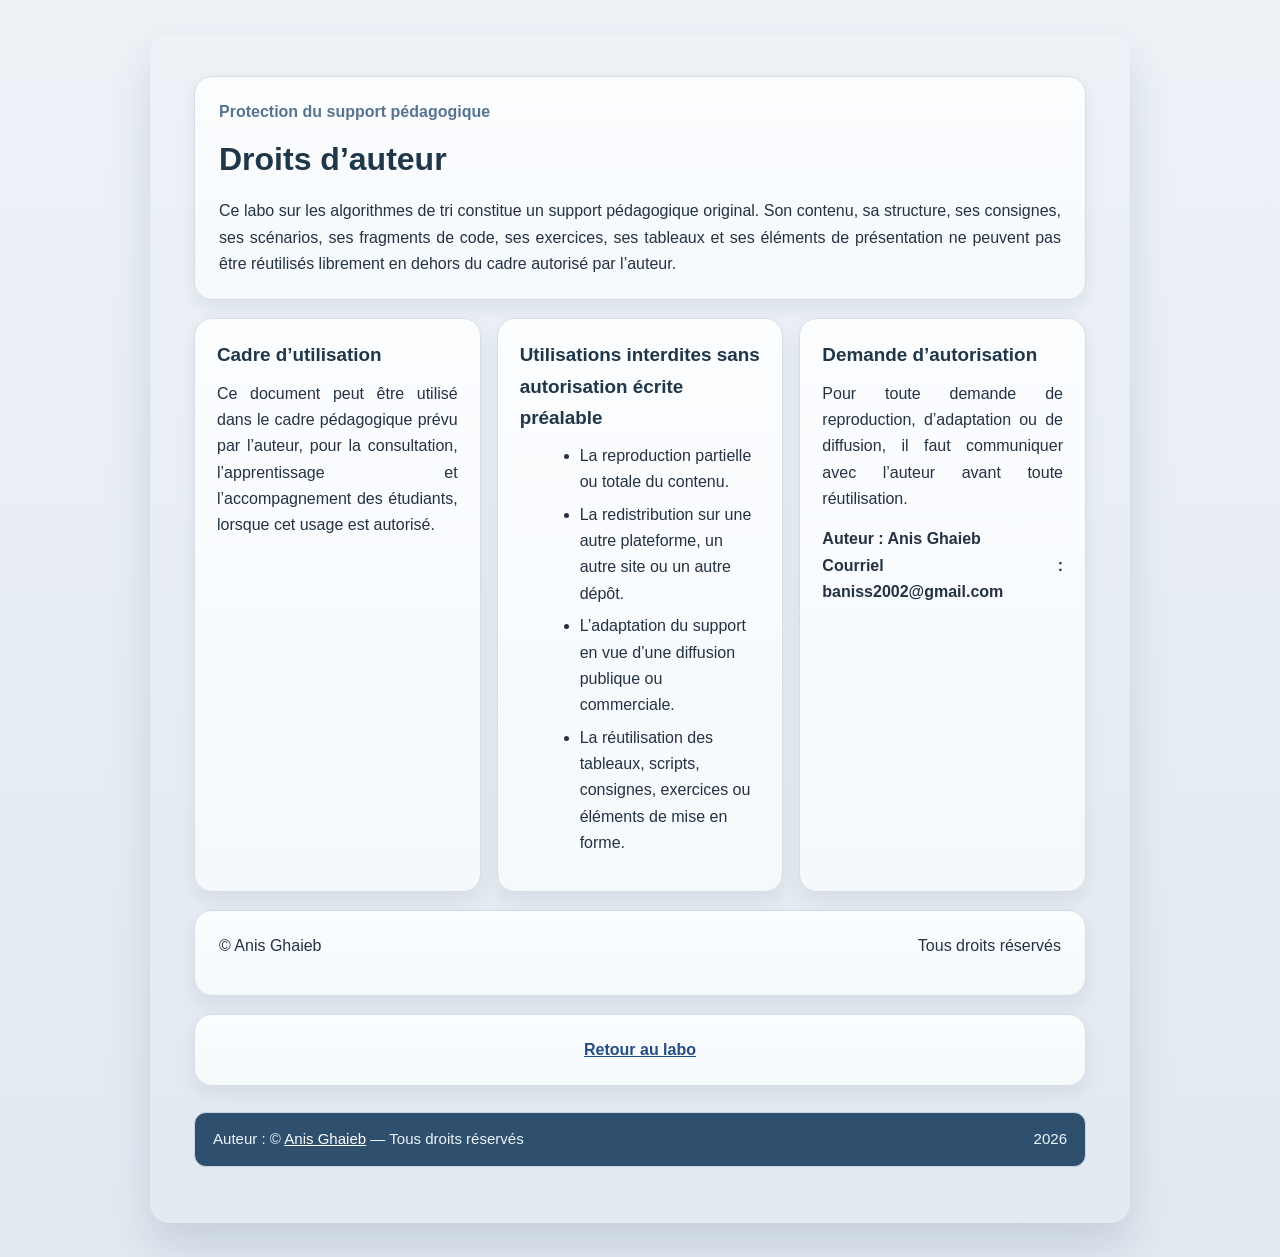
<file: droits.html>
<!DOCTYPE html>
<html lang="fr">
<head>
  <meta charset="utf-8"/>
  <meta name="viewport" content="width=device-width, initial-scale=1.0"/>
  <title>Droits d’auteur</title>
  <link rel="stylesheet" href="style.css"/>
  <link rel="stylesheet" href="style_print.css" media="print"/>
</head>
<body class="rights-page">
  <main class="document rights-document">
    <header class="rights-header">
      <p class="rights-kicker">Protection du support pédagogique</p>
      <h1 class="rights-title">Droits d’auteur</h1>
      <p class="rights-intro">Ce labo sur les algorithmes de tri constitue un support pédagogique original. Son contenu, sa structure, ses consignes, ses scénarios, ses fragments de code, ses exercices, ses tableaux et ses éléments de présentation ne peuvent pas être réutilisés librement en dehors du cadre autorisé par l’auteur.</p>
    </header>

    <section class="rights-grid">
      <article class="rights-card">
        <h2>Cadre d’utilisation</h2>
        <p>Ce document peut être utilisé dans le cadre pédagogique prévu par l’auteur, pour la consultation, l’apprentissage et l’accompagnement des étudiants, lorsque cet usage est autorisé.</p>
      </article>
      <article class="rights-card">
        <h2>Utilisations interdites sans autorisation écrite préalable</h2>
        <ul>
          <li>La reproduction partielle ou totale du contenu.</li>
          <li>La redistribution sur une autre plateforme, un autre site ou un autre dépôt.</li>
          <li>L’adaptation du support en vue d’une diffusion publique ou commerciale.</li>
          <li>La réutilisation des tableaux, scripts, consignes, exercices ou éléments de mise en forme.</li>
        </ul>
      </article>
      <article class="rights-card">
        <h2>Demande d’autorisation</h2>
        <p>Pour toute demande de reproduction, d’adaptation ou de diffusion, il faut communiquer avec l’auteur avant toute réutilisation.</p>
        <p class="rights-contact">Auteur : Anis Ghaieb<br/>Courriel : baniss2002@gmail.com</p>
      </article>
    </section>

    <section class="rights-signature">
      <p>© Anis Ghaieb</p>
      <p>Tous droits réservés</p>
    </section>

    <div class="rights-footer">
      <a href="index.html">Retour au labo</a>
    </div>

    <footer class="course-footer">
      <div class="course-footer-left">Auteur : © <a class="footer-author-link" href="droits.html">Anis Ghaieb</a> — Tous droits réservés</div>
      <div class="course-footer-right">2026</div>
    </footer>
  </main>
  <script src="script.js"></script>
</body>
</html>
</file>
<file: style.css>
:root {
  --page-bg: #e9eef4;
  --surface: #f8fafc;
  --surface-strong: #eef3f8;
  --surface-soft: #f4f7fa;
  --line: #d6dde6;
  --line-strong: #c3cfdb;
  --text: #243241;
  --muted: #5a6b7d;
  --accent: #3e5f7f;
  --accent-soft: #dbe6f0;
  --part-title-color: #161f28;
  --section-title-color: #16222c;
  --subsection-title-color: #6e5a43;
  --subsubsection-title-color: #465261;
  --banner-bg: #2f4f6f;
  --banner-border: #c7d4e2;
  --hero-bg-1: #3a5874;
  --hero-bg-2: #537493;
  --hero-border: #355774;
  --hero-title: #f3f7fb;
  --hero-text: #d8e4ef;
  --hero-kicker: #b8cadd;
  --shadow-main: 0 22px 44px rgba(31, 54, 79, 0.14);
  --shadow-soft: 0 8px 18px rgba(34, 54, 78, 0.08);
  --shadow-card: 0 12px 28px rgba(39, 57, 84, 0.08);
  --font-body: "Aptos", "Segoe UI", Arial, sans-serif;
  --font-title: "Aptos Black", "Aptos", "Segoe UI", Arial, sans-serif;
  --font-code: "Cascadia Code", Consolas, "Courier New", monospace;
  --overview-title-bg: linear-gradient(180deg, #e3ebf3 0%, #d8e3ed 100%);
  --overview-title-border: #c9d4df;
  --overview-separator: #d7e0e9;
}

* {
  box-sizing: border-box;
}

html {
  scroll-behavior: smooth;
}

body {
  margin: 0;
  background: linear-gradient(180deg, #edf2f7 0%, #e2e9f1 100%);
  color: var(--text);
  font-family: var(--font-body);
  line-height: 1.65;
}

img {
  max-width: 100%;
  height: auto;
}

.document {
  width: min(1100px, calc(100% - 40px));
  margin: 34px auto;
  background: none;
  border: none;
  border-radius: 20px;
  box-shadow: var(--shadow-main);
  padding: 42px 44px 56px;
}

.document-header {
  display: block;
}


.team-panel {
  margin-top: 14px;
  padding: 12px 16px 14px;
  border-radius: 14px;
  background: linear-gradient(180deg, #f8fbff 0%, #eff5fb 100%);
  border: 1px solid #d6e1ec;
  box-shadow: 0 8px 20px rgba(39, 62, 90, 0.06);
}

.team-panel-head {
  display: flex;
  align-items: center;
  justify-content: space-between;
  margin-bottom: 10px;
}

.team-panel-title {
  margin: 0;
  font-size: 1rem;
  color: #244058;
}

.team-grid {
  display: grid;
  grid-template-columns: 1fr 1fr;
  gap: 10px 14px;
}

.team-field {
  display: grid;
  grid-template-columns: auto 1fr;
  align-items: center;
  gap: 10px;
  padding: 7px 10px;
  border-radius: 12px;
  border: 1px solid #d7e1eb;
  background: rgba(255, 255, 255, 0.9);
}

.team-label {
  font-size: 0.94rem;
  font-weight: 700;
  color: #34526d;
  white-space: nowrap;
}

.team-member-input {
  width: 100%;
  height: 36px;
  min-width: 0;
  border: 1px solid #c8d5e2;
  border-radius: 10px;
  padding: 7px 11px;
  font: inherit;
  color: var(--text);
  background: #ffffff;
  box-shadow: inset 0 1px 2px rgba(31, 45, 62, 0.03);
}

.team-member-input:focus,
.proof-body:focus-visible {
  outline: 2px solid rgba(72, 114, 162, 0.24);
  outline-offset: 2px;
}

.team-print-card {
  display: none;
}


.course-banner {
  display: grid;
  grid-template-columns: max-content minmax(560px, 1fr) max-content;
  align-items: center;
  background: var(--banner-bg);
  color: #edf5fc;
  border: 1px solid var(--banner-border);
  border-radius: 12px;
  overflow: hidden;
  box-shadow: var(--shadow-soft);
}

.banner-left,
.banner-center,
.banner-right {
  padding: 11px 16px;
}

.banner-left,
.banner-center {
  border-right: 1px solid rgba(231, 239, 247, 0.32);
}

.banner-left {
  display: flex;
  align-items: center;
  gap: 11px;
}

.banner-photo-wrap {
  width: 31px;
  height: 31px;
  border-radius: 7px;
  overflow: hidden;
  border: 1px solid rgba(255, 255, 255, 0.24);
  flex: 0 0 auto;
}

.banner-photo {
  width: 100%;
  height: 100%;
  object-fit: cover;
  display: block;
}

.banner-left-info p,
.banner-college {
  margin: 0;
}

.banner-name {
  font-size: 12px;
  font-weight: 700;
}

.banner-email {
  font-size: 10px;
  color: #d7e4f1;
}

.banner-center {
  text-align: center;
}

.banner-course {
  margin: 0;
  display: flex;
  flex-direction: column;
  align-items: center;
  justify-content: center;
  gap: 2px;
  text-align: center;
  font-family: var(--font-title);
  line-height: 1.08;
}

.banner-course-line {
  display: block;
  white-space: nowrap;
}

.banner-course-line:first-child {
  font-size: 20px;
}

.banner-course-line:last-child {
  font-size: 18px;
}

.banner-right {
  display: flex;
  align-items: center;
  gap: 12px;
}

.banner-logo {
  width: min(98px, 100%);
  display: block;
}

.banner-college {
  display: flex;
  flex-direction: column;
  line-height: 1.08;
}

.banner-college-main {
  font-size: 14px;
  font-weight: 700;
}

.banner-college-sub {
  font-size: 12px;
  color: #d3e2ef;
}

.document-hero {
  margin-top: 18px;
  padding: 26px 28px 28px;
  border-radius: 18px;
  border: 1px solid var(--hero-border);
  background: linear-gradient(145deg, var(--hero-bg-1) 0%, var(--hero-bg-2) 100%);
  box-shadow: var(--shadow-card);
  color: var(--hero-text);
  display: flow-root;
}

.document-hero.no-hero-media {
  padding: 28px 30px 30px;
}

.document-hero.no-hero-media .document-title {
  padding-right: 0;
  max-width: 100%;
}

.document-hero.no-hero-media .document-intro {
  max-width: 100%;
  padding-right: 0;
}

.hero-figure {
  float: right;
  width: min(40%, 480px);
  margin: 0 0 18px 108px;
  padding: 5pt;
  box-sizing: border-box;
  shape-outside: margin-box;
  shape-margin: 58px;
}

.hero-image {
  width: 100%;
  height: auto;
  display: block;
  object-fit: contain;
  border-radius: 12px;
  box-shadow: 0 12px 28px rgba(20, 31, 44, 0.22);
}

.document-kicker {
  margin: 0 0 10px;
  color: var(--hero-kicker);
  font-size: 0.88rem;
  text-transform: none;
  letter-spacing: 0.02em;
}

.document-kicker:empty {
  display: none;
}

.document-title,
.part-title,
.section-title,
.subsection-title,
.subsubsection-title,
.overview-title,
h2,
h3,
h4,
h5 {
  font-family: var(--font-title);
}

.document-title {
  margin: 0;
  max-width: none;
  width: auto;
  padding-right: 50px;
  line-height: 1.15;
  overflow-wrap: break-word;
  word-break: normal;
  color: var(--hero-title);
  font-size: clamp(2rem, 3vw, 2.65rem);
}

.document-intro {
  margin: 16px 0 0;
  font-size: 1rem;
  text-align: justify;
  padding-right: 10px;
  color: var(--hero-text);
}

.document-overview {
  display: grid;
  grid-template-columns: 1fr 1fr;
  gap: 16px;
  padding: 16px;
  margin-top: 18px;
  border-radius: 18px;
  border: 1px solid rgba(83, 116, 147, 0.24);
  background: rgba(248, 251, 254, 0.88);
  box-shadow: var(--shadow-soft);
}

.overview-panel {
  background: linear-gradient(180deg, #fbfdff 0%, #f3f7fb 100%);
  border: 1px solid #dce5ee;
  padding: 22px 24px;
  border-radius: 14px;
}

.overview-title {
  margin: 0 0 16px;
  display: block;
  width: 100%;
  padding: 10px 14px;
  border-radius: 10px;
  border: 1px solid var(--overview-title-border);
  background: var(--overview-title-bg);
  color: #244058;
  font-size: 1.16rem;
  line-height: 1.2;
  letter-spacing: 0.01em;
  box-shadow: inset 0 1px 0 rgba(255, 255, 255, 0.6);
}

.toc-nav {
  display: block;
}

.toc-list {
  list-style: none;
  margin: 0;
  padding-left: 0;
}

.toc-sublist {
  list-style: none;
  margin: 6px 0 0 10px;
  padding-left: 12px;
  border-left: 1px solid #dde6ef;
}

.toc-item + .toc-item {
  margin-top: 3px;
}

.toc-link {
  text-decoration: none;
  color: #33506c;
  line-height: 1.14;
}

.toc-link:hover {
  text-decoration: underline;
}

.toc-level-1 {
  font-size: 0.82rem;
  font-weight: 600;
}

.toc-level-2,
.toc-level-3 {
  font-size: 0.76rem;
  font-weight: 400;
}

.goal-list {
  margin: 0;
  padding-left: 0;
  list-style: none;
}

.goal-list li {
  position: relative;
  margin: 0;
  padding: 0;
}

.goal-list li::before {
  content: none;
  display: none;
}

.goal-list li + li {
  margin-top: 12px;
  padding-top: 12px;
  border-top: 1px solid var(--overview-separator);
}

.part {
  margin-top: 28px;
  border: 1px solid var(--line);
  border-radius: 18px;
  background: linear-gradient(180deg, rgba(252, 253, 255, 0.98) 0%, rgba(245, 249, 252, 0.98) 100%);
  box-shadow: var(--shadow-soft);
  overflow: hidden;
}

.part-header {
  padding: 18px 22px;
  background: linear-gradient(180deg, rgba(185, 203, 221, 0.98) 0%, rgba(171, 193, 214, 0.96) 100%);
  border-bottom: 1px solid #c7d4e1;
}

.part-title {
  margin: 0;
  color: var(--part-title-color);
  font-size: 1.56rem;
  line-height: 1.18;
}

.part-body {
  padding: 24px 24px 28px;
}

.section-block + .section-block {
  margin-top: 40px;
}

.section-title {
  margin: 0 0 18px;
  font-size: 1.24rem;
  line-height: 1.22;
  color: var(--section-title-color);
}

.section-body {
  color: var(--text);
}

.line-section > .section-body {
  border-left: 4px solid #c8d8e7;
  padding-left: 18px;
}

.subsection-block {
  margin-left: 12px;
}

.subsection-block + .subsection-block {
  margin-top: 28px;
}

.subsection-title {
  margin: 0 0 12px;
  font-size: 1.08rem;
  line-height: 1.24;
  color: var(--subsection-title-color);
}

.subsection-body {
  padding-left: 26px;
}

.subsubsection-block {
  margin-left: 18px;
}

.subsubsection-block + .subsubsection-block {
  margin-top: 22px;
}

.subsubsection-title {
  margin: 0 0 10px;
  font-size: 0.98rem;
  line-height: 1.26;
  color: var(--subsubsection-title-color);
}

.subsubsection-body {
  padding-left: 22px;
}

p {
  margin: 0 0 14px;
  text-align: justify;
}

ul,
ol {
  margin: 0 0 14px 20px;
}

li + li {
  margin-top: 6px;
}

[id] {
  scroll-margin-top: 24px;
}

.codewrap {
  margin: 14px 0 16px;
  border: 1px solid #11243c;
  border-radius: 18px;
  overflow: hidden;
  background: linear-gradient(180deg, #06152b 0%, #081d3d 100%);
  box-shadow: 0 10px 24px rgba(15, 29, 53, 0.18);
}

.codebar {
  display: flex;
  align-items: center;
  justify-content: space-between;
  gap: 10px;
  padding: 10px 14px;
  background: linear-gradient(180deg, #061226 0%, #07172e 100%);
  border-bottom: 1px solid rgba(143, 170, 210, 0.18);
}

.codelabel {
  position: relative;
  display: inline-block;
  width: 0;
  min-width: 0;
  height: 0;
  overflow: hidden;
  color: transparent;
  user-select: none;
}

.codebar::before {
  content: "";
  width: 36px;
  height: 12px;
  flex: 0 0 auto;
  background:
    radial-gradient(circle at 6px 6px, #506789 0 6px, transparent 6.5px),
    radial-gradient(circle at 18px 6px, #506789 0 6px, transparent 6.5px),
    radial-gradient(circle at 30px 6px, #506789 0 6px, transparent 6.5px);
}

.copybtn {
  border: 0;
  background: linear-gradient(180deg, #244d87 0%, #1b3f72 100%);
  color: #ffffff;
  border-radius: 14px;
  padding: 8px 16px;
  font-weight: 700;
  box-shadow: inset 0 1px 0 rgba(255, 255, 255, 0.08), 0 4px 12px rgba(8, 21, 43, 0.28);
}

.copybtn:hover {
  background: linear-gradient(180deg, #2a578f 0%, #204676 100%);
}

.codewrap pre.shell {
  display: block;
  width: auto;
  max-width: 100%;
  margin: 0;
  padding: 24px 22px 24px;
  overflow-x: auto;
  white-space: pre;
  tab-size: 4;
  background: linear-gradient(180deg, #081a36 0%, #0a1f46 100%);
  color: #f7fbff;
  border: 0;
  border-radius: 0;
  box-sizing: border-box;
}

.codewrap .prompt {
  color: #8fc4ff;
}

.pcinner .resultpre {
  margin: 0;
  display: block;
  width: auto;
  max-width: 100%;
  padding: 14px 16px;
  overflow-x: auto;
  white-space: pre-wrap;
  tab-size: 4;
  background: #eef1f4;
  color: #111111;
  border: 0;
  border-radius: 10px;
  box-sizing: border-box;
}

.btnCapture,
.btnClear,
.actionbtn {
  border: 1px solid #b8c7d6;
  background: linear-gradient(180deg, #ffffff 0%, #edf3f8 100%);
  color: #24435c;
  border-radius: 10px;
  padding: 8px 12px;
  font: inherit;
  cursor: pointer;
  box-shadow: 0 3px 8px rgba(31, 52, 76, 0.08);
}

.btnCapture:hover,
.btnClear:hover,
.actionbtn:hover {
  background: linear-gradient(180deg, #ffffff 0%, #e7eef6 100%);
}

pre:not(.python-editor pre) {
  display: inline-block;
  width: fit-content;
  max-width: 100%;
  margin: 10px 14px 14px;
  padding: 12px 14px;
  overflow-x: auto;
  white-space: pre;
  tab-size: 4;
  background: #eef1f4;
  color: #111111;
  border: 1px solid #d3dae2;
  border-radius: 12px;
  box-sizing: border-box;
}

pre:not(.python-editor pre) code,
.shell,
.resultpre {
  font-family: var(--font-code);
  font-size: 0.95rem;
  line-height: 1.5;
  color: inherit;
}

.prompt {
  color: #445f7b;
  font-weight: 700;
}

.python-editor {
  display: inline-block;
  width: fit-content;
  max-width: 100%;
  margin: 12px 0 16px;
  vertical-align: top;
  background: #252b36;
  border: 1px solid #353d4a;
  border-radius: 14px;
  box-shadow: 0 10px 24px rgba(25, 32, 42, 0.18);
  overflow: hidden;
  box-sizing: border-box;
}

.python-editor,
.python-editor pre,
.python-editor code {
  box-sizing: border-box;
}

.python-editor-bar {
  display: flex;
  align-items: center;
  gap: 7px;
  min-height: 34px;
  padding: 0 12px;
  background: linear-gradient(180deg, #313847 0%, #2a3140 100%);
  border-bottom: 1px solid #3a4250;
  box-sizing: border-box;
}

.python-editor-dot {
  flex: 0 0 auto;
  width: 10px;
  height: 10px;
  border-radius: 999px;
  background: #6f7c8d;
  opacity: 0.95;
}

.python-editor-title {
  margin-left: 6px;
  font-family: "Segoe UI", Arial, sans-serif;
  font-size: 0.78rem;
  line-height: 1;
  color: #b9c4d1;
  letter-spacing: 0.01em;
  text-transform: lowercase;
}

.python-editor pre,
.python-editor code {
  white-space: pre;
  tab-size: 4;
}

.python-editor pre {
  margin: 0;
  padding: 16px 18px 18px;
  display: block;
  width: auto;
  max-width: 100%;
  overflow-x: auto;
  overflow-y: hidden;
  background: #252b36;
  color: #d7dae0;
}

.python-editor code {
  display: block;
  width: auto;
  font-family: "Cascadia Code", Consolas, "Courier New", monospace;
  font-size: 0.96rem;
  line-height: 1.55;
  color: #d7dae0;
  -webkit-font-smoothing: antialiased;
  -moz-osx-font-smoothing: grayscale;
}

.py-keyword { color: #c586c0; }
.py-string { color: #ce9178; }
.py-number { color: #b5cea8; }
.py-comment { color: #6a9955; }
.py-function { color: #dcdcaa; }
.py-builtin { color: #569cd6; }
.py-operator { color: #d4d4d4; }
.py-default { color: #d7dae0; }
.py-boolean { color: #569cd6; }
.py-self { color: #9cdcfe; }

.resultblock {
  margin: 14px 0 16px;
}

.pcframe {
  position: relative;
  max-width: 100%;
  border-radius: 16px;
  background: linear-gradient(180deg, #dde4eb 0%, #cfd8e2 100%);
  border: 1px solid #c2ced9;
  box-shadow: 0 10px 24px rgba(34, 52, 79, 0.09);
  padding: 28px 18px 18px;
}

.pcframe::before,
.pcframe::after {
  content: "";
  position: absolute;
  top: 11px;
  width: 10px;
  height: 10px;
  border-radius: 999px;
  background: #9aa9b8;
}

.pcframe::before { left: 16px; }
.pcframe::after { left: 32px; }

.pcframe img {
  display: none;
}

.pcinner {
  background: #ffffff;
  border-radius: 10px;
  border: 1px solid #d9e2ea;
  padding: 4px 0;
}

.pcinner .resultpre {
  margin: 0;
  display: block;
  width: auto;
  max-width: 100%;
}

.callout {
  background: linear-gradient(180deg, #f6f9fc 0%, #eef4f9 100%);
  border: 1px solid #d9e3ed;
  border-radius: 14px;
  padding: 14px 16px;
  box-shadow: 0 6px 16px rgba(38, 60, 87, 0.05);
}

.spaced-block {
  margin-top: 14px;
}

.proof {
  background: linear-gradient(180deg, #f8fbfd 0%, #edf4fa 100%);
  border: 1px dashed #b8cdea;
}

.proof-head {
  display: block;
}

.proof-actions {
  display: none;
}

.proof-body {
  position: relative;
  margin-top: 14px;
  min-height: 170px;
  border: 2px dashed #bfd2ea;
  border-radius: 18px;
  background: repeating-linear-gradient(-45deg, #f5f7fa 0 12px, #eef2f6 12px 24px);
  padding: 22px 22px 30px;
  display: flex;
  align-items: center;
  justify-content: center;
  text-align: center;
  overflow: visible;
}

.proofEmpty {
  color: #627892;
  font-size: 1rem;
  line-height: 1.45;
}

.proofImg {
  display: block;
  max-width: 100%;
  max-height: 460px;
  width: auto;
  height: auto;
  border-radius: 12px;
  border: 1px solid #dde5ed;
  box-shadow: 0 6px 18px rgba(29, 43, 64, 0.08);
}

.proofImg:not([src]),
.proofImg[src=""] {
  display: none;
}

.proofInsertLink {
  border: 0;
  background: transparent;
  padding: 0;
  color: #3f6fa7;
  font: inherit;
  font-weight: 700;
  text-decoration: underline;
  text-underline-offset: 2px;
  box-shadow: none;
  cursor: pointer;
}

.proofInsertLink:hover {
  color: #2e5d92;
  background: transparent;
}

.proofBodyActions {
  position: absolute;
  right: 14px;
  top: -14px;
  bottom: auto;
  z-index: 2;
}

.proofRemoveLink {
  border: 1px solid #cad8e7;
  background: rgba(255, 255, 255, 0.96);
  padding: 4px 10px;
  border-radius: 999px;
  font-size: 14px;
  line-height: 1;
  color: #557396;
  text-decoration: none;
  box-shadow: 0 4px 10px rgba(40, 61, 85, 0.08);
  cursor: pointer;
}

.proofRemoveLink:hover {
  color: #35557b;
  background: #ffffff;
  border-color: #b8cade;
}

.proof:not(.has-proof) .proofRemoveLink {
  opacity: 0;
  pointer-events: none;
}

.proof-body.has-image {
  background: #ffffff;
  justify-content: center;
}

.answer-area {
  margin-top: 12px;
}

.answerbox-large {
  width: 100%;
  min-height: 120px;
  resize: vertical;
  border: 1px solid #ccd8e4;
  border-radius: 12px;
  padding: 12px 14px;
  font: inherit;
  color: var(--text);
  background: #ffffff;
}

.table-wrap {
  overflow-x: auto;
}

table {
  width: 100%;
  border-collapse: separate;
  border-spacing: 0;
  background: #fafbfc;
  border: 1px solid #d6dde6;
  border-radius: 12px;
  overflow: hidden;
}

thead th {
  background: linear-gradient(180deg, #edf1f5 0%, #e4e9ef 100%);
  color: #334352;
  font-family: var(--font-title);
  font-size: 0.94rem;
  text-align: left;
}

th,
td {
  padding: 12px 14px;
  border-bottom: 1px solid #d6dde6;
  border-right: 1px solid #d6dde6;
  vertical-align: middle;
  color: #454f5b;
}

tr:nth-child(even) td {
  background: #f4f7fa;
}

tr:last-child td {
  border-bottom: 0;
}

th:last-child,
td:last-child {
  border-right: 0;
}

.card {
  margin-top: 28px;
  padding: 24px;
  border-radius: 18px;
  background: linear-gradient(180deg, rgba(252, 253, 255, 0.98) 0%, rgba(244, 248, 252, 0.98) 100%);
  border: 1px solid var(--line);
  box-shadow: var(--shadow-soft);
}

.card h2 {
  margin: 0 0 16px;
  font-size: 1.34rem;
  color: #203649;
}

.list {
  margin: 0 0 16px 20px;
}

.exportbar {
  display: flex;
  justify-content: flex-end;
}

.exportbar-spaced {
  margin-top: 16px;
}

.actionbtn {
  padding: 10px 16px;
  font-weight: 700;
}

.course-footer {
  margin-top: 26px;
  display: flex;
  align-items: center;
  justify-content: space-between;
  gap: 16px;
  padding: 14px 18px;
  border-radius: 12px;
  background: #2f4f6f;
  border: 1px solid #c7d4e2;
  color: #edf5fc;
}

.course-footer-left,
.course-footer-right {
  font-size: 0.94rem;
}

.footer-author-link {
  color: #ffffff;
  text-decoration: underline;
}

.back-to-top {
  position: fixed;
  left: calc(50% - 550px - 56px);
  bottom: 24px;
  width: 32px;
  height: 32px;
  border-radius: 11px;
  background: linear-gradient(145deg, #59697e 0%, #73859a 100%);
  color: #ffffff;
  text-decoration: none;
  display: grid;
  place-items: center;
  box-shadow: 0 10px 24px rgba(44, 61, 82, 0.25);
}

@media (max-width: 1180px) {
  .back-to-top {
    left: 10px;
  }
}

@media (max-width: 980px) {
  .document {
    width: min(100% - 24px, 1100px);
    padding: 26px 22px 40px;
  }

  .course-banner {
    grid-template-columns: 1fr;
  }

  .banner-left,
  .banner-center {
    border-right: 0;
    border-bottom: 1px solid rgba(231, 239, 247, 0.24);
  }

  .hero-figure {
    float: none;
    width: min(100%, 420px);
    margin: 0 0 18px auto;
    shape-outside: none;
  }

  .document-title {
    padding-right: 0;
  }

  .document-overview {
    grid-template-columns: 1fr;
  }
}

@media (max-width: 720px) {
  .document {
    margin: 18px auto;
    padding: 18px 14px 30px;
  }

  .part-body,
  .card {
    padding: 18px 14px 20px;
  }

  .part-header {
    padding: 16px 14px;
  }

  .proof-head,
  .course-footer {
    flex-direction: column;
    align-items: stretch;
  }

  .subsection-body {
    padding-left: 14px;
  }

  .subsubsection-body {
    padding-left: 12px;
  }
}


.proofPasteHint {
  display: block;
  margin-top: 10px;
  font-size: 0.88rem;
  color: #7a8ea5;
}

@media (max-width: 980px) {
  .team-grid {
    grid-template-columns: 1fr;
  }
}


/* --- Ajustements demandés : QCM + checklist captures --- */
.capture-checklist-table .check-cell {
  width: 108px;
  text-align: center;
}

.capture-check {
  width: 22px;
  height: 22px;
  margin: 0;
  accent-color: #4b7f3a;
  pointer-events: none;
  transform: translateY(1px);
}

.qcm-intro {
  border-left: 5px solid #6ba544;
  background: linear-gradient(180deg, #f8fcf4 0%, #eef7e8 100%);
}

.qcm-block {
  position: relative;
  margin-top: 18px;
  border: 1px solid #dbe7d2;
  border-radius: 18px;
  background: linear-gradient(180deg, #fcfef9 0%, #f4f9ef 100%);
  box-shadow: 0 12px 30px rgba(55, 84, 34, 0.08);
  overflow: hidden;
}

.qcm-block::before {
  content: "";
  position: absolute;
  inset: 0 auto 0 0;
  width: 6px;
  background: linear-gradient(180deg, #7fb451 0%, #5f9637 100%);
}

.qcm-block > .section-title {
  margin: 0;
  padding: 18px 22px 0 26px;
  border: 0;
  background: transparent;
}

.qcm-badge {
  display: inline-flex;
  align-items: center;
  gap: 8px;
  padding: 8px 14px;
  border-radius: 999px;
  background: rgba(111, 162, 74, 0.14);
  color: #2e5421;
  font-size: 0.92rem;
  font-weight: 800;
  letter-spacing: 0.02em;
}

.qcm-block > .section-body {
  padding-top: 14px;
}

.qcm-question {
  margin: 0 0 16px 18px;
  padding-left: 14px;
  border-left: 3px solid #c8ddba;
  font-size: 1.04rem;
  line-height: 1.65;
  font-weight: 700;
  color: #203649;
}

.qcm-options {
  display: grid;
  gap: 12px;
  margin-left: 18px;
}

.qcm-option {
  display: grid;
  grid-template-columns: 22px minmax(0, 1fr);
  gap: 12px;
  align-items: start;
  padding: 14px 16px;
  border: 1px solid #d8e5cf;
  border-radius: 14px;
  background: rgba(255, 255, 255, 0.9);
  transition: border-color 0.18s ease, box-shadow 0.18s ease, background 0.18s ease, transform 0.18s ease;
  cursor: pointer;
}

.qcm-option:hover {
  border-color: #b7cf9f;
  box-shadow: 0 8px 20px rgba(73, 107, 44, 0.08);
  background: #ffffff;
  transform: translateY(-1px);
}

.qcm-option input {
  margin: 2px 0 0;
  accent-color: #5e9638;
}

.qcm-option-text {
  display: block;
  color: #304455;
  line-height: 1.55;
}

.qcm-option:has(input:checked) {
  border-color: #84b35a;
  background: linear-gradient(180deg, #ffffff 0%, #f1f9ea 100%);
  box-shadow: 0 10px 24px rgba(79, 124, 43, 0.12);
}

.qcm-option:has(input:focus-visible) {
  outline: 2px solid rgba(94, 150, 56, 0.35);
  outline-offset: 2px;
}

/* --- ajouts labo CSV / aide contextuelle / export robuste --- */
[hidden] {
  display: none !important;
}

.line[data-help],
.code-helpable[data-help] {
  cursor: help;
}

.line.help-active,
.code-helpable.help-active {
  background: rgba(255, 255, 255, 0.07);
}

.code-help-tooltip {
  position: fixed;
  z-index: 9999;
  width: min(380px, calc(100vw - 28px));
  max-width: 380px;
  padding: 12px 14px;
  border-radius: 14px;
  border: 1px solid #ced9e5;
  background: rgba(255, 255, 255, 0.98);
  color: #243241;
  box-shadow: 0 18px 40px rgba(27, 43, 65, 0.18);
  font-size: 0.92rem;
  line-height: 1.45;
  pointer-events: none;
}

.code-help-tooltip-title {
  margin: 0 0 6px;
  font-family: var(--font-title);
  font-size: 0.95rem;
  color: #244058;
}

.code-help-tooltip-body {
  font-size: 0.92rem;
  line-height: 1.5;
  color: #33485c;
}

.export-confirm-overlay {
  position: fixed;
  inset: 0;
  z-index: 9000;
  background: rgba(12, 21, 33, 0.56);
  display: grid;
  place-items: center;
  padding: 20px;
}

.export-confirm-dialog {
  width: min(560px, 100%);
  border-radius: 18px;
  border: 1px solid #d7e0e8;
  background: #ffffff;
  box-shadow: 0 24px 54px rgba(17, 27, 41, 0.28);
  padding: 24px 24px 20px;
}

.export-confirm-title {
  margin: 0 0 10px;
  font-size: 1.3rem;
  color: #22384d;
}

.export-confirm-text {
  margin: 0;
  color: #32485b;
}

.export-confirm-actions {
  display: flex;
  justify-content: flex-end;
  gap: 12px;
  margin-top: 18px;
}

.actionbtn.primary {
  background: linear-gradient(180deg, #244d87 0%, #1b3f72 100%);
  border-color: #1e4378;
  color: #ffffff;
}

.actionbtn.primary:hover {
  background: linear-gradient(180deg, #2a578f 0%, #204676 100%);
}

.code-or-file {
  margin-top: 14px;
}

.code-or-file .file-label {
  display: inline-block;
  margin-bottom: 8px;
  font-weight: 700;
  color: #24435c;
}

.inline-tip {
  display: inline-block;
  margin-top: 8px;
  padding: 8px 12px;
  border-radius: 10px;
  background: #eef5fb;
  border: 1px solid #d7e2ee;
  color: #31516d;
  font-size: 0.94rem;
}

.rights-page {
  background: linear-gradient(180deg, #edf2f7 0%, #e2e9f1 100%);
}

.rights-document {
  max-width: 980px;
}

.rights-header,
.rights-card,
.rights-signature,
.rights-footer {
  border-radius: 18px;
  border: 1px solid #d6dde6;
  background: linear-gradient(180deg, rgba(252, 253, 255, 0.98) 0%, rgba(245, 249, 252, 0.98) 100%);
  box-shadow: var(--shadow-soft);
}

.rights-header,
.rights-signature,
.rights-footer {
  padding: 22px 24px;
}

.rights-kicker {
  margin: 0 0 8px;
  color: #56748f;
  font-weight: 700;
}

.rights-title {
  margin: 0 0 12px;
  font-size: 2rem;
  color: #203649;
}

.rights-intro {
  margin: 0;
}

.rights-grid {
  display: grid;
  grid-template-columns: repeat(3, 1fr);
  gap: 16px;
  margin-top: 18px;
}

.rights-card {
  padding: 20px 22px;
}

.rights-card h2 {
  margin: 0 0 10px;
  color: #203649;
  font-size: 1.18rem;
}

.rights-contact {
  font-weight: 700;
}

.rights-signature {
  margin-top: 18px;
  display: flex;
  justify-content: space-between;
  gap: 16px;
}

.rights-footer {
  margin-top: 18px;
  text-align: center;
}

.rights-footer a {
  color: #244d87;
  font-weight: 700;
}

@media (max-width: 900px) {
  .rights-grid {
    grid-template-columns: 1fr;
  }

  .export-confirm-actions,
  .rights-signature {
    flex-direction: column;
    align-items: stretch;
  }
}


/* --- ajouts labo tri --- */
.method-chip {
  display: inline-flex;
  align-items: center;
  padding: 6px 12px;
  border-radius: 999px;
  background: #e8f0f8;
  border: 1px solid #cddbec;
  color: #315374;
  font-weight: 700;
  font-size: 0.9rem;
}

.method-grid {
  display: grid;
  grid-template-columns: repeat(3, minmax(0, 1fr));
  gap: 14px;
  margin-top: 14px;
}

.method-card {
  border: 1px solid #d6e1ec;
  border-radius: 16px;
  background: linear-gradient(180deg, #ffffff 0%, #f3f7fb 100%);
  padding: 16px;
  box-shadow: 0 8px 18px rgba(39, 62, 90, 0.05);
}

.method-card h4 {
  margin: 0 0 10px;
  color: #244058;
  font-size: 1rem;
}

.method-card p:last-child,
.method-card ul:last-child {
  margin-bottom: 0;
}

.compare-table td strong {
  color: #1e3952;
}

.answerbox-medium {
  width: 100%;
  min-height: 90px;
  resize: vertical;
  border: 1px solid #ccd8e4;
  border-radius: 12px;
  padding: 12px 14px;
  font: inherit;
  color: var(--text);
  background: #ffffff;
}

.answerbox-small {
  width: 100%;
  min-height: 68px;
  resize: vertical;
  border: 1px solid #ccd8e4;
  border-radius: 12px;
  padding: 10px 12px;
  font: inherit;
  color: var(--text);
  background: #ffffff;
}

.blank-note {
  margin-top: 12px;
  padding: 12px 14px;
  border-radius: 12px;
  border: 1px dashed #c6d4e4;
  background: #f8fbfe;
  color: #4c6278;
}

.inline-answer {
  display: inline-block;
  min-width: 120px;
  padding: 2px 8px;
  border-bottom: 2px dashed #88a3be;
  color: #3b5872;
  font-weight: 700;
}

.scenario-legend {
  margin-top: 10px;
  color: #55697d;
  font-size: 0.95rem;
}

.mini-checklist {
  margin: 12px 0 0 0;
  padding-left: 20px;
}

.mini-checklist li + li {
  margin-top: 8px;
}

.section-body .qcm-block:first-child {
  margin-top: 10px;
}

@media (max-width: 900px) {
  .method-grid {
    grid-template-columns: 1fr;
  }
}
</file>
<file: style_print.css>
@page {
  size: A4;
  margin: 13mm 12mm 14mm;
}

html,
body {
  background: #ffffff !important;
  color: #111827 !important;
  font-size: 10.4pt;
  line-height: 1.36;
  -webkit-print-color-adjust: exact;
  print-color-adjust: exact;
}

body {
  margin: 0;
}

.document {
  width: 100% !important;
  margin: 0 !important;
  padding: 0 !important;
  background: #ffffff !important;
  border: 0 !important;
  border-radius: 0 !important;
  box-shadow: none !important;
}

.back-to-top,
.exportbar,
.copybtn,
.copy-btn,
.btnCapture,
.btnClear,
.proof-actions,
.proofRemoveLink,
.proofInsertLink,
.proofBodyActions {
  display: none !important;
}

.team-panel {
  display: none !important;
}

.team-print-card {
  display: block !important;
  margin: 0 0 10px !important;
  padding: 10px 12px 11px !important;
  border: 1px solid #cbd5e1 !important;
  border-radius: 10px !important;
  background: #ffffff !important;
  break-inside: avoid;
}

.team-print-title {
  margin: 0 0 8px;
  font-size: 11.2pt;
  font-weight: 700;
}

.team-print-grid {
  display: grid;
  grid-template-columns: 1fr 1fr;
  gap: 6px 16px;
}

.team-print-item {
  font-size: 9.8pt;
}

.team-print-label {
  font-weight: 700;
}

.course-banner,
.document-hero,
.document-overview,
.part,
.card,
.course-footer,
.overview-panel,
.syntax-card,
.callout,
.qcm-option,
.code-window,
.pcframe,
.pcinner,
.table-wrap table {
  box-shadow: none !important;
}

.course-banner {
  display: grid !important;
  grid-template-columns: 1.15fr 1.55fr 1fr !important;
  align-items: center;
  margin: 0 0 10px !important;
  border: 1px solid #cbd5e1 !important;
  border-radius: 10px !important;
  background: #ffffff !important;
  color: #111827 !important;
  overflow: hidden;
}

.banner-left,
.banner-center,
.banner-right {
  padding: 10px 12px !important;
}

.banner-left,
.banner-center {
  border-right: 1px solid #dbe3ec !important;
}

.banner-photo-wrap {
  border-color: #cbd5e1 !important;
}

.banner-name,
.banner-course-line,
.banner-college-main,
.banner-college-sub,
.banner-email,
.course-footer-left,
.course-footer-right,
.footer-author-link,
.document-title,
.document-intro,
.document-kicker,
.overview-title,
.part-title,
.section-title,
.subsection-title,
.subsubsection-title,
.card h2,
.qcm-question {
  color: #111827 !important;
}

.banner-course-line:first-child {
  font-size: 15pt !important;
}

.banner-course-line:last-child {
  font-size: 12.5pt !important;
}

.banner-logo {
  max-width: 92px !important;
}

.document-hero {
  margin: 0 0 10px !important;
  padding: 12px 14px 14px !important;
  border: 1px solid #d5dce5 !important;
  border-radius: 12px !important;
  background: #f8fafc !important;
}

.hero-figure,
.hero-image {
  display: none !important;
}

.document-kicker {
  margin: 0 0 5px !important;
  font-size: 9.2pt !important;
  font-weight: 600;
}

.document-title {
  margin: 0 !important;
  padding: 0 !important;
  font-size: 20pt !important;
  line-height: 1.12 !important;
}

.document-intro {
  margin: 8px 0 0 !important;
  padding: 0 !important;
  text-align: justify;
}

.document-overview {
  display: grid !important;
  grid-template-columns: 1fr 1fr !important;
  gap: 10px !important;
  margin: 0 0 12px !important;
  padding: 0 !important;
  border: 0 !important;
  background: transparent !important;
}

.overview-panel {
  padding: 12px 14px !important;
  border: 1px solid #d5dce5 !important;
  border-radius: 12px !important;
  background: #ffffff !important;
}

.overview-title {
  margin: 0 0 10px !important;
  padding: 0 0 6px !important;
  border: 0 !important;
  border-bottom: 1px solid #dbe3ec !important;
  border-radius: 0 !important;
  background: transparent !important;
  font-size: 11.4pt !important;
}

.toc-list,
.goal-list {
  margin: 0 !important;
  padding-left: 16px !important;
}

.toc-item + .toc-item,
.goal-list li + li {
  margin-top: 5px !important;
  padding-top: 0 !important;
  border-top: 0 !important;
}

.part,
.card {
  margin-top: 10px !important;
  border: 1px solid #d5dce5 !important;
  border-radius: 12px !important;
  background: #ffffff !important;
  page-break-inside: avoid;
  break-inside: avoid;
}

.part-header {
  padding: 10px 14px !important;
  border-bottom: 1px solid #dbe3ec !important;
  background: #f1f5f9 !important;
  break-after: avoid-page;
}

.part-title {
  margin: 0 !important;
  font-size: 15pt !important;
  line-height: 1.16 !important;
}

.part-body,
.card {
  padding: 12px 14px 14px !important;
}

.section-block,
.subsection-block,
.subsubsection-block,
.syntax-card,
.resultblock,
.proof,
.callout,
.qcm-block,
.qcm-option,
.table-wrap,
.code-window {
  break-inside: avoid;
  page-break-inside: avoid;
}

.section-block + .section-block {
  margin-top: 18px !important;
}

.section-title,
.subsection-title,
.subsubsection-title {
  break-after: avoid-page;
  page-break-after: avoid;
}

.section-title {
  margin: 0 0 10px !important;
  font-size: 12.6pt !important;
}

.subsection-title {
  margin: 0 0 8px !important;
  font-size: 11.2pt !important;
}

.subsubsection-title {
  margin: 0 0 6px !important;
  font-size: 10.5pt !important;
}

.line-section > .section-body {
  border-left: 3px solid #cbd5e1 !important;
  padding-left: 12px !important;
}

p,
ul,
ol {
  margin-top: 0 !important;
  margin-bottom: 8px !important;
}

.callout,
.syntax-card,
.qcm-option {
  padding: 10px 12px !important;
  border: 1px solid #d8e1ea !important;
  border-radius: 10px !important;
  background: #f8fafc !important;
}

.syntax-card h4 {
  margin: 0 0 8px !important;
}

pre,
pre.shell,
.resultpre,
.code-content,
.terminal-intro,
.line-text,
.line-no {
  font-family: "Cascadia Code", Consolas, "Courier New", monospace !important;
}

pre.shell,
.resultpre,
pre:not(.python-editor pre) {
  white-space: pre-wrap !important;
  word-break: break-word !important;
  color: #111827 !important;
  background: #f8fafc !important;
  border: 1px solid #dde5ed !important;
  border-radius: 8px !important;
}

.code-window {
  overflow: hidden !important;
  border: 1px solid #cfd8e3 !important;
  border-radius: 10px !important;
  background: #ffffff !important;
}

.window-header {
  display: flex !important;
  align-items: center;
  gap: 10px;
  padding: 8px 12px !important;
  border-bottom: 1px solid #dbe3ec !important;
  background: #f3f6f9 !important;
}

.window-controls span {
  background: #c0cad5 !important;
}

.window-title {
  color: #334155 !important;
  font-size: 9.3pt !important;
}

.code-body {
  padding: 0 !important;
  background: #ffffff !important;
}

.terminal-intro {
  padding: 10px 12px 0 !important;
  font-size: 9.3pt !important;
  color: #334155 !important;
}

.code-content {
  padding: 10px 0 12px !important;
  background: #ffffff !important;
  font-size: 9.2pt !important;
  line-height: 1.4 !important;
  overflow: visible !important;
}

.line {
  grid-template-columns: 42px minmax(0, 1fr) !important;
}

.line-no {
  padding: 0 10px 0 0 !important;
  color: #94a3b8 !important;
  border-right: 1px solid #e2e8f0 !important;
}

.line-text {
  padding: 0 12px !important;
  white-space: pre-wrap !important;
  color: #111827 !important;
}

.theme-python .comment,
.comment { color: #556b2f !important; }
.theme-python .keyword,
.theme-powershell .param,
.keyword,
.param { color: #6b21a8 !important; }
.theme-python .string,
.theme-powershell .string,
.theme-linux .string,
.string { color: #9a3412 !important; }
.theme-python .number,
.theme-powershell .number,
.theme-linux .number,
.number { color: #166534 !important; }
.theme-python .function,
.theme-powershell .function,
.theme-linux .function,
.function { color: #1d4ed8 !important; }
.theme-python .builtin,
.theme-powershell .variable,
.theme-linux .variable,
.variable { color: #0f766e !important; }
.theme-python .operator,
.theme-powershell .operator,
.operator,
.default,
.boolean,
.theme-linux .default,
.theme-powershell .default,
.theme-python .default { color: #111827 !important; }

.resultblock {
  margin: 10px 0 !important;
}

.pcframe {
  padding: 16px 12px 12px !important;
  border: 1px solid #d5dce5 !important;
  border-radius: 10px !important;
  background: #f8fafc !important;
}

.pcframe::before,
.pcframe::after {
  background: #c3ced9 !important;
}

.pcinner {
  border: 1px solid #dde5ed !important;
  border-radius: 8px !important;
  background: #ffffff !important;
  padding: 0 !important;
}

.proof {
  background: #f8fafc !important;
  border: 1px dashed #cbd5e1 !important;
}

.proofEmpty {
  display: none !important;
}

.proof-body {
  min-height: 0 !important;
  padding: 8px !important;
  border: 1px dashed #cbd5e1 !important;
  border-radius: 8px !important;
  background: #ffffff !important;
}

.proofImg {
  display: block !important;
  max-width: 100% !important;
  max-height: none !important;
  height: auto !important;
  border: 1px solid #dde5ed !important;
  border-radius: 8px !important;
}

.proofImg:not([src]),
.proofImg[src=""] {
  display: none !important;
}

.answerbox-large,
.team-input {
  border: 1px solid #d5dce5 !important;
  border-radius: 8px !important;
  background: #ffffff !important;
  min-height: 90px !important;
}

table {
  width: 100% !important;
  border-collapse: collapse !important;
  border: 1px solid #d5dce5 !important;
  border-radius: 0 !important;
  background: #ffffff !important;
}

thead th {
  background: #eef2f7 !important;
  color: #1f2937 !important;
  font-size: 9.8pt !important;
}

th,
td {
  padding: 8px 10px !important;
  border: 1px solid #d5dce5 !important;
  color: #111827 !important;
}

tr:nth-child(even) td {
  background: #fafcff !important;
}

.qcm-question {
  margin: 0 0 10px !important;
  font-weight: 700;
}

.qcm-options {
  display: grid !important;
  gap: 8px !important;
}

.qcm-option {
  display: grid !important;
  grid-template-columns: 16px 1fr;
  gap: 8px;
  align-items: start;
}

.qcm-option input {
  margin-top: 2px;
}

.card h2 {
  margin: 0 0 10px !important;
  font-size: 14pt !important;
}

.list {
  margin: 0 0 10px 18px !important;
}

.course-footer {
  margin-top: 10px !important;
  padding: 10px 12px !important;
  border: 1px solid #d5dce5 !important;
  border-radius: 10px !important;
  background: #ffffff !important;
  display: flex !important;
  justify-content: space-between !important;
  gap: 10px !important;
}

.footer-author-link {
  text-decoration: underline;
}


/* --- Ajustements impression demandés --- */
#export,
.toc-item-export {
  display: none !important;
}

.capture-check {
  width: 15px !important;
  height: 15px !important;
  margin: 0 !important;
  accent-color: #3f6f2c !important;
}

.capture-checklist-table .check-cell {
  text-align: center !important;
}

.qcm-intro {
  border-left: 4px solid #7ba84d !important;
  background: #f7fbf3 !important;
}

.qcm-block {
  border: 1px solid #d6e0cb !important;
  border-radius: 12px !important;
  background: #ffffff !important;
}

.qcm-block::before {
  content: none !important;
}

.qcm-block > .section-title {
  margin: 0 !important;
  padding: 10px 12px 0 !important;
}

.qcm-badge {
  display: inline-block !important;
  padding: 4px 10px !important;
  border: 1px solid #cfe0bf !important;
  border-radius: 999px !important;
  background: #f4f8ef !important;
  color: #1f2937 !important;
  font-weight: 700 !important;
}

.qcm-option {
  grid-template-columns: 16px 1fr !important;
}

.code-help-tooltip,
.export-confirm-overlay,
#export {
  display: none !important;
}
</file>
<file: unified_style.css>
/* Unified embedded renderers */
.snippet-embed {
  margin: 14px 0 18px;
}

.code-window {
  border-radius: 18px;
  overflow: hidden;
  border: 1px solid #18263a;
  box-shadow: 0 12px 26px rgba(19, 31, 46, 0.16);
  background: #101923;
}

.window-header {
  display: flex;
  align-items: center;
  gap: 12px;
  padding: 10px 14px;
  border-bottom: 1px solid rgba(255,255,255,0.08);
}

.window-controls {
  display: inline-flex;
  align-items: center;
  gap: 8px;
  flex: 0 0 auto;
}

.window-controls span {
  width: 11px;
  height: 11px;
  border-radius: 999px;
  background: rgba(184, 196, 210, 0.58);
}

.window-title {
  min-width: 0;
  flex: 1 1 auto;
  font-size: 0.82rem;
  line-height: 1;
  color: #b8c5d4;
  white-space: nowrap;
  overflow: hidden;
  text-overflow: ellipsis;
}

.copy-btn {
  flex: 0 0 auto;
  border: 1px solid rgba(255,255,255,0.12);
  background: linear-gradient(180deg, rgba(57,86,123,0.95) 0%, rgba(36,62,96,0.95) 100%);
  color: #fff;
  border-radius: 12px;
  padding: 7px 12px;
  font: inherit;
  font-weight: 700;
  cursor: pointer;
}

.copy-btn:hover {
  background: linear-gradient(180deg, rgba(64,96,136,0.98) 0%, rgba(40,70,108,0.98) 100%);
}

.code-body {
  padding: 0;
}

.terminal-intro {
  padding: 12px 16px 0;
  font-family: var(--font-code);
  font-size: 0.87rem;
  color: #91b7dd;
  white-space: pre-wrap;
}

.code-content {
  padding: 14px 0 16px;
  overflow-x: auto;
  font-family: var(--font-code);
  font-size: 0.95rem;
  line-height: 1.5;
}

.line {
  display: grid;
  grid-template-columns: 54px minmax(0, 1fr);
  align-items: start;
  min-width: max-content;
}

.line:hover {
  background: rgba(255,255,255,0.035);
}

.line-no {
  user-select: none;
  text-align: right;
  padding: 0 14px 0 0;
  color: #6f7f93;
  border-right: 1px solid rgba(255,255,255,0.06);
}

.line-text {
  display: block;
  white-space: pre;
  padding: 0 18px;
}

.theme-python {
  background: #1f2430;
  border-color: #2b3240;
}

.theme-python .window-header {
  background: linear-gradient(180deg, #2c3341 0%, #252b38 100%);
}

.theme-python .line-text {
  color: #d7dae0;
}

.theme-python .comment { color: #6a9955; }
.theme-python .keyword { color: #c586c0; }
.theme-python .string { color: #ce9178; }
.theme-python .number { color: #b5cea8; }
.theme-python .builtin { color: #569cd6; }
.theme-python .function { color: #dcdcaa; }
.theme-python .param { color: #9cdcfe; }
.theme-python .operator { color: #d4d4d4; }
.theme-python .boolean { color: #569cd6; }
.theme-python .default { color: #d7dae0; }

.theme-powershell {
  background: linear-gradient(180deg, #06152b 0%, #081d3d 100%);
  border-color: #11243c;
}

.theme-powershell .window-header {
  background: linear-gradient(180deg, #061226 0%, #07172e 100%);
}

.theme-powershell .terminal-intro {
  color: #8fc4ff;
}

.theme-powershell .line-text {
  color: #f7fbff;
}

.theme-powershell .comment { color: #93a6ba; }
.theme-powershell .keyword { color: #9cdcfe; }
.theme-powershell .string { color: #ce9178; }
.theme-powershell .number { color: #b5cea8; }
.theme-powershell .variable { color: #4fc1ff; }
.theme-powershell .function { color: #dcdcaa; }
.theme-powershell .param { color: #c586c0; }
.theme-powershell .operator { color: #89c4f4; }
.theme-powershell .default { color: #f7fbff; }

.theme-linux {
  background: linear-gradient(180deg, #11151a 0%, #161d24 100%);
  border-color: #242d38;
}

.theme-linux .window-header {
  background: linear-gradient(180deg, #202730 0%, #1b222b 100%);
}

.theme-linux .terminal-intro {
  color: #98d58b;
}

.theme-linux .line-text {
  color: #edf4ea;
}

.theme-linux .comment { color: #89a18a; }
.theme-linux .string { color: #e2a86c; }
.theme-linux .variable { color: #79c0ff; }
.theme-linux .function { color: #8ddb7c; }
.theme-linux .param { color: #c4a7e7; }
.theme-linux .number { color: #b8d694; }
.theme-linux .default { color: #edf4ea; }

.qcm-block + .qcm-block {
  margin-top: 24px;
}

.qcm-question {
  margin: 0 0 14px;
  font-weight: 600;
  color: #253a4d;
}

.qcm-options {
  display: grid;
  gap: 10px;
}

.qcm-option {
  display: flex;
  align-items: flex-start;
  gap: 10px;
  padding: 12px 14px;
  border: 1px solid #d7e1eb;
  border-radius: 12px;
  background: linear-gradient(180deg, #fbfdff 0%, #f3f7fb 100%);
  cursor: pointer;
}

.qcm-option input {
  margin-top: 2px;
  accent-color: #315f8d;
}

.qcm-option strong {
  color: #294864;
}

.syntax-stack {
  display: grid;
  gap: 16px;
}

.syntax-card {
  padding: 14px 16px;
  border: 1px solid #d7e0e9;
  border-radius: 14px;
  background: linear-gradient(180deg, #fbfdff 0%, #f4f8fb 100%);
}

.syntax-card h4 {
  margin: 0 0 10px;
  color: #264057;
  font-size: 1rem;
}

.inline-note {
  margin-top: 10px;
  color: #5c6f82;
  font-size: 0.95rem;
}

@media (max-width: 820px) {
  .line {
    grid-template-columns: 44px minmax(0, 1fr);
  }

  .line-no {
    padding-right: 10px;
  }

  .line-text {
    padding: 0 12px;
  }
}

@media print {
  .copy-btn {
    display: none !important;
  }

  .code-window,
  .snippet-embed {
    box-shadow: none !important;
    page-break-inside: avoid;
  }

  .code-window {
    border-color: #cdd6df !important;
    background: #ffffff !important;
  }

  .window-header {
    background: #f1f5f9 !important;
    border-bottom-color: #d7e0e9 !important;
  }

  .window-title,
  .terminal-intro,
  .line-no,
  .line-text,
  .theme-python .line-text,
  .theme-powershell .line-text,
  .theme-linux .line-text,
  .theme-python .comment,
  .theme-python .keyword,
  .theme-python .string,
  .theme-python .number,
  .theme-python .builtin,
  .theme-python .function,
  .theme-python .param,
  .theme-python .operator,
  .theme-python .default,
  .theme-powershell .comment,
  .theme-powershell .keyword,
  .theme-powershell .string,
  .theme-powershell .number,
  .theme-powershell .variable,
  .theme-powershell .function,
  .theme-powershell .param,
  .theme-powershell .operator,
  .theme-powershell .default,
  .theme-linux .comment,
  .theme-linux .string,
  .theme-linux .variable,
  .theme-linux .function,
  .theme-linux .param,
  .theme-linux .number,
  .theme-linux .default {
    color: #000 !important;
  }

  .line:hover {
    background: transparent !important;
  }

  .qcm-option {
    page-break-inside: avoid;
  }
}
</file>
